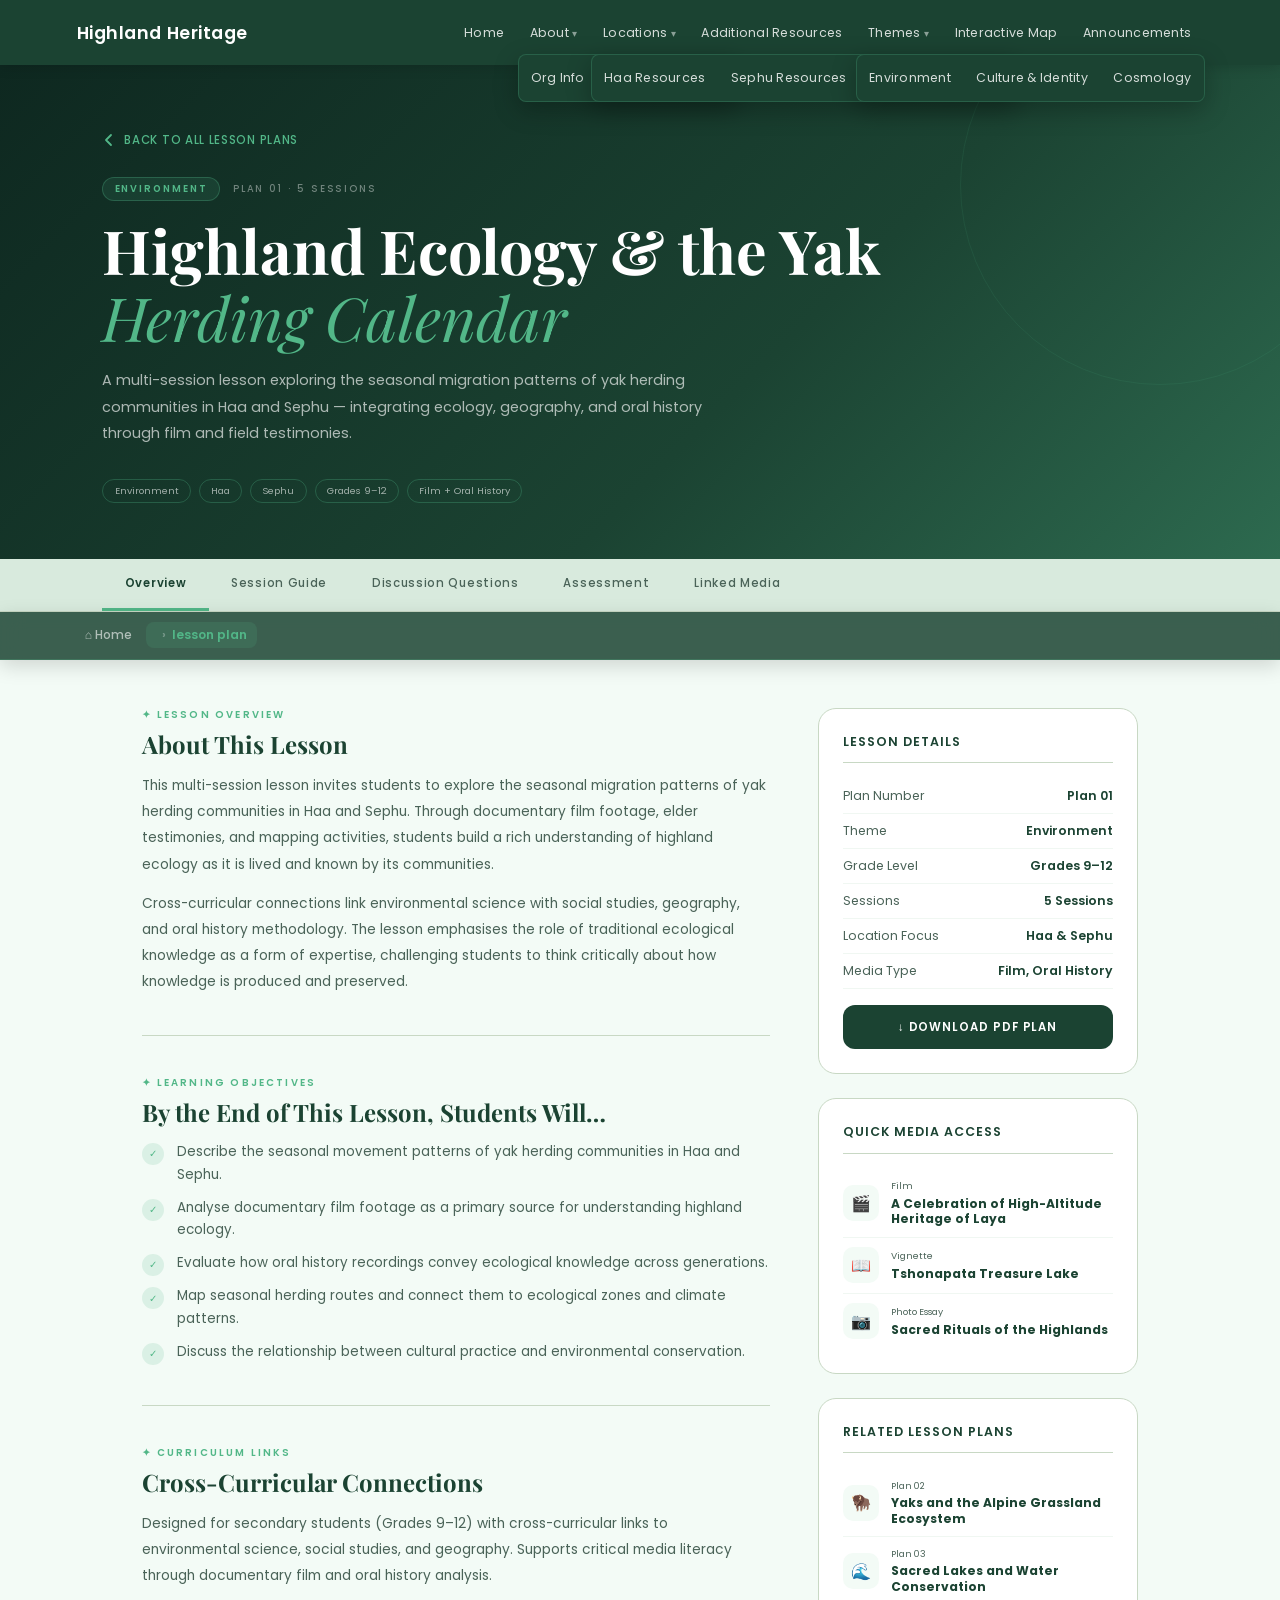
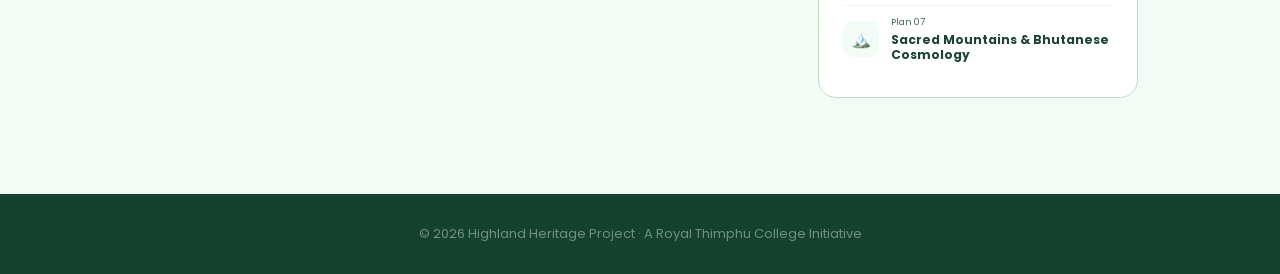
<file: lesson.html>
<!DOCTYPE html>
<html lang="en">
<head>
    <meta charset="UTF-8">
    <meta name="viewport" content="width=device-width, initial-scale=1.0">
    <title>Lesson Detail — Highland Heritage of Bhutan</title>
    <link href="https://fonts.googleapis.com/css2?family=Poppins:wght@300;400;500;600&family=Playfair+Display:ital,wght@0,400;0,700;1,400&display=swap" rel="stylesheet">
    <style>
    *, *::before, *::after { box-sizing: border-box; margin: 0; padding: 0; }

    :root {
        --green-dark:  #1b4332;
        --green-mid:   #2d6a4f;
        --green-soft:  #52b788;
        --green-pale:  #f3fbf6;
        --green-light: #d8eadd;
        --green-border:#c8d8c4;
        --text-dark:   #1b2e24;
        --text-mid:    #4a6358;
        --amber:       #c9941a;
        --amber-soft:  #fdf3dc;
    }

    body {
        font-family: 'Poppins', sans-serif;
        background: var(--green-pale);
        color: var(--text-dark);
        padding-top: 65px;
    }

    /* ── NAVBAR ── */
    .navbar {
        position: fixed; top: 0; left: 0; right: 0; z-index: 1000;
        background: var(--green-dark);
        display: flex; align-items: center; justify-content: space-between;
        padding: 0 6vw; height: 65px;
        box-shadow: 0 2px 12px rgba(0,0,0,0.15);
    }
    .logo { font-size: 1.1rem; font-weight: 600; color: #fff; letter-spacing: 0.03em; text-decoration: none; }
    .navbar nav ul { list-style: none; display: flex; align-items: center; gap: 0.1rem; }
    .navbar nav ul li { position: relative; }
    .navbar nav ul li a {
        display: block; padding: 0.5rem 0.75rem; font-size: 0.78rem;
        color: rgba(255,255,255,0.82); text-decoration: none;
        font-weight: 400; letter-spacing: 0.02em; transition: color 0.2s; white-space: nowrap;
    }
    .navbar nav ul li a:hover { color: var(--green-soft); }
    .navbar nav ul li.dropdown > a::after { content: ' ▾'; font-size: 0.6rem; opacity: 0.6; }
    .dropdown-menu {
        display: none; position: absolute; top: calc(100% + 4px); left: 0;
        background: var(--green-dark); border: 1px solid rgba(82,183,136,0.25);
        border-radius: 8px; min-width: 175px; padding: 0.4rem 0;
        box-shadow: 0 8px 24px rgba(0,0,0,0.25); z-index: 9999;
    }
    .dropdown-menu li a { padding: 0.5rem 1rem; font-size: 0.77rem; }
    .dropdown-menu li a:hover { background: rgba(82,183,136,0.15); color: var(--green-soft); }
    .dropdown:hover .dropdown-menu { display: block; }
    .btn-nav {
        background: var(--green-soft) !important; color: var(--green-dark) !important;
        border-radius: 100px; padding: 0.42rem 1rem !important;
        font-weight: 600 !important; font-size: 0.75rem !important;
    }

    /* ── HERO ── */
    .detail-hero {
        background: linear-gradient(135deg, #0e2820 0%, var(--green-dark) 60%, var(--green-mid) 100%);
        padding: 4rem 8% 3.5rem;
        position: relative; overflow: hidden;
    }
    .detail-hero::before {
        content: ''; position: absolute; top: -80px; right: -80px;
        width: 400px; height: 400px;
        border: 1px solid rgba(82,183,136,0.1); border-radius: 50%;
    }
    .hero-inner { position: relative; z-index: 1; max-width: 860px; }
    .back-link {
        display: inline-flex; align-items: center; gap: 0.5rem;
        font-size: 0.72rem; color: var(--green-soft); text-decoration: none;
        font-weight: 500; letter-spacing: 0.06em; text-transform: uppercase;
        margin-bottom: 1.8rem; transition: gap 0.2s;
    }
    .back-link:hover { gap: 0.85rem; }
    .hero-meta {
        display: flex; align-items: center; gap: 0.8rem; flex-wrap: wrap;
        margin-bottom: 1rem;
    }
    .hero-badge {
        font-size: 0.6rem; letter-spacing: 0.2em; text-transform: uppercase;
        color: var(--green-soft); font-weight: 600;
        background: rgba(82,183,136,0.12);
        border: 1px solid rgba(82,183,136,0.3);
        padding: 0.25rem 0.7rem; border-radius: 100px;
    }
    .hero-plan-num {
        font-size: 0.6rem; letter-spacing: 0.2em; text-transform: uppercase;
        color: rgba(255,255,255,0.4); font-weight: 500;
    }
    .detail-hero h1 {
        font-family: 'Playfair Display', serif;
        font-size: clamp(2.4rem, 5vw, 3.8rem);
        font-weight: 700; color: #fff; line-height: 1.1;
        margin-bottom: 1rem;
    }
    .detail-hero h1 em { font-style: italic; font-weight: 400; color: var(--green-soft); }
    .detail-hero p {
        font-size: 0.9rem; color: rgba(255,255,255,0.65);
        line-height: 1.85; max-width: 600px; margin-bottom: 2rem;
    }
    .hero-tags { display: flex; gap: 0.5rem; flex-wrap: wrap; }
    .hero-tag {
        font-size: 0.6rem; padding: 0.25rem 0.7rem;
        border: 1px solid rgba(82,183,136,0.3); border-radius: 100px;
        color: rgba(255,255,255,0.6);
    }

    /* ── LESSON SELECTOR TABS ── */
    .lesson-tabs {
        background: var(--green-light);
        border-bottom: 1px solid var(--green-border);
        padding: 0 8%;
        display: flex; gap: 0; overflow-x: auto;
        position: sticky; top: 65px; z-index: 100;
    }
    .lesson-tab {
        font-size: 0.72rem; font-weight: 500; letter-spacing: 0.06em;
        padding: 1rem 1.4rem; border: none; background: none;
        color: var(--text-mid); cursor: pointer; border-bottom: 3px solid transparent;
        transition: all 0.2s; white-space: nowrap; font-family: 'Poppins', sans-serif;
    }
    .lesson-tab:hover { color: var(--green-dark); }
    .lesson-tab.active {
        color: var(--green-dark); font-weight: 600;
        border-bottom-color: var(--green-soft);
    }

    /* ── MAIN LAYOUT ── */
    .detail-body {
        max-width: 1200px; margin: 0 auto;
        padding: 3rem 8% 6rem;
        display: grid; grid-template-columns: 1fr 320px;
        gap: 3rem; align-items: start;
    }
    @media (max-width: 900px) { .detail-body { grid-template-columns: 1fr; } }

    /* ── LEFT CONTENT ── */
    .lesson-content { min-width: 0; }

    /* Lesson panel (shown/hidden by tabs) */
    .lesson-panel { display: none; }
    .lesson-panel.active { display: block; animation: fadeUp 0.4s ease both; }

    @keyframes fadeUp {
        from { opacity: 0; transform: translateY(16px); }
        to   { opacity: 1; transform: translateY(0); }
    }

    .content-section { margin-bottom: 2.5rem; }
    .content-section h2 {
        font-family: 'Playfair Display', serif;
        font-size: 1.5rem; font-weight: 700; color: var(--green-dark);
        margin-bottom: 0.8rem;
    }
    .content-section p {
        font-size: 0.86rem; color: var(--text-mid); line-height: 1.9;
        margin-bottom: 0.8rem;
    }

    /* Objectives list */
    .objectives-list { list-style: none; display: flex; flex-direction: column; gap: 0.6rem; }
    .objectives-list li {
        display: flex; align-items: flex-start; gap: 0.8rem;
        font-size: 0.84rem; color: var(--text-mid); line-height: 1.7;
    }
    .obj-icon {
        width: 22px; height: 22px; border-radius: 50%;
        background: rgba(82,183,136,0.15); flex-shrink: 0;
        display: flex; align-items: center; justify-content: center;
        font-size: 0.65rem; color: var(--green-soft); margin-top: 2px;
    }

    /* Session cards */
    .sessions-list { display: flex; flex-direction: column; gap: 1rem; }
    .session-card {
        background: #fff; border: 1px solid var(--green-border);
        border-radius: 14px; padding: 1.4rem 1.6rem;
        display: grid; grid-template-columns: 52px 1fr;
        gap: 1rem; align-items: start;
        transition: box-shadow 0.2s, transform 0.2s;
    }
    .session-card:hover { box-shadow: 0 8px 28px rgba(27,67,50,0.09); transform: translateY(-2px); }
    .session-num {
        font-family: 'Playfair Display', serif;
        font-size: 1.8rem; font-weight: 700; color: var(--green-light);
        line-height: 1; text-align: center;
    }
    .session-info h4 {
        font-size: 0.9rem; font-weight: 600; color: var(--green-dark);
        margin-bottom: 0.35rem;
    }
    .session-info p { font-size: 0.78rem; color: var(--text-mid); line-height: 1.7; }
    .session-info .session-tags { display: flex; gap: 0.35rem; flex-wrap: wrap; margin-top: 0.5rem; }
    .session-info .session-tag {
        font-size: 0.58rem; padding: 0.15rem 0.5rem;
        border: 1px solid var(--green-border); border-radius: 100px; color: var(--text-mid);
    }

    /* Discussion questions */
    .questions-list { display: flex; flex-direction: column; gap: 0.9rem; }
    .question-item {
        background: #fff; border: 1px solid var(--green-border);
        border-left: 4px solid var(--green-soft);
        border-radius: 0 12px 12px 0;
        padding: 1rem 1.4rem;
    }
    .question-item p { font-size: 0.84rem; color: var(--text-mid); line-height: 1.75; }
    .question-item .q-num {
        font-size: 0.6rem; letter-spacing: 0.15em; text-transform: uppercase;
        color: var(--green-soft); font-weight: 600; margin-bottom: 0.3rem;
    }

    /* Assessment */
    .assessment-grid { display: grid; grid-template-columns: 1fr 1fr; gap: 1rem; }
    @media (max-width: 600px) { .assessment-grid { grid-template-columns: 1fr; } }
    .assessment-box {
        background: #fff; border: 1px solid var(--green-border);
        border-radius: 14px; padding: 1.3rem 1.4rem;
    }
    .assessment-box h4 { font-size: 0.82rem; font-weight: 600; color: var(--green-dark); margin-bottom: 0.4rem; }
    .assessment-box p { font-size: 0.77rem; color: var(--text-mid); line-height: 1.7; }

    /* Section divider */
    .sec-divider { border: none; border-top: 1px solid var(--green-border); margin: 2.5rem 0; }

    /* ── MEDIA RESOURCES PANEL ── */
    .media-panel-inner { display: flex; flex-direction: column; gap: 1.5rem; }

    .media-resource-card {
        background: #fff;
        border: 1px solid var(--green-border);
        border-radius: 18px; overflow: hidden;
        text-decoration: none; color: inherit;
        transition: transform 0.25s, box-shadow 0.25s;
        display: block;
    }
    .media-resource-card:hover {
        transform: translateY(-4px);
        box-shadow: 0 12px 36px rgba(27,67,50,0.12);
    }
    .mrc-thumb {
        height: 140px;
        background: linear-gradient(135deg, var(--green-dark), var(--green-mid));
        display: flex; align-items: center; justify-content: center;
        font-size: 2.5rem; position: relative;
    }
    .mrc-thumb .mrc-type-pill {
        position: absolute; bottom: 10px; left: 12px;
        font-size: 0.55rem; letter-spacing: 0.15em; text-transform: uppercase;
        color: #fff; font-weight: 600;
        background: rgba(0,0,0,0.4);
        border-radius: 100px; padding: 0.2rem 0.6rem;
        backdrop-filter: blur(4px);
    }
    .mrc-body { padding: 1.1rem 1.3rem; }
    .mrc-body h4 { font-size: 0.88rem; font-weight: 600; color: var(--green-dark); margin-bottom: 0.35rem; line-height: 1.35; }
    .mrc-body p { font-size: 0.74rem; color: var(--text-mid); line-height: 1.65; margin-bottom: 0.8rem; }
    .mrc-cta {
        font-size: 0.65rem; letter-spacing: 0.1em; text-transform: uppercase;
        color: var(--green-soft); font-weight: 600;
        display: inline-flex; align-items: center; gap: 0.4rem;
        transition: gap 0.2s;
    }
    .media-resource-card:hover .mrc-cta { gap: 0.7rem; }

    /* ── SIDEBAR ── */
    .sidebar { display: flex; flex-direction: column; gap: 1.5rem; }

    .sidebar-card {
        background: #fff; border: 1px solid var(--green-border);
        border-radius: 18px; padding: 1.5rem;
    }
    .sidebar-card h3 {
        font-size: 0.78rem; font-weight: 600; color: var(--green-dark);
        letter-spacing: 0.08em; text-transform: uppercase;
        margin-bottom: 1rem; padding-bottom: 0.7rem;
        border-bottom: 1px solid var(--green-border);
    }
    .info-row {
        display: flex; justify-content: space-between; align-items: flex-start;
        padding: 0.5rem 0; border-bottom: 1px solid #f0f7f2;
        font-size: 0.78rem;
    }
    .info-row:last-child { border-bottom: none; }
    .info-label { color: var(--text-mid); font-weight: 400; }
    .info-value { color: var(--green-dark); font-weight: 600; text-align: right; max-width: 55%; }

    .download-btn-full {
        display: flex; align-items: center; justify-content: center; gap: 0.5rem;
        background: var(--green-dark); color: #fff;
        padding: 0.85rem; border-radius: 12px;
        font-size: 0.72rem; font-weight: 600; letter-spacing: 0.08em; text-transform: uppercase;
        text-decoration: none; margin-top: 1rem;
        transition: background 0.2s, transform 0.2s;
    }
    .download-btn-full:hover { background: var(--green-mid); transform: translateY(-2px); }

    /* Related plans in sidebar */
    .related-plan {
        display: flex; align-items: center; gap: 0.8rem;
        padding: 0.6rem 0; border-bottom: 1px solid #f0f7f2;
        text-decoration: none; color: inherit;
        transition: padding-left 0.2s;
    }
    .related-plan:last-child { border-bottom: none; }
    .related-plan:hover { padding-left: 4px; }
    .rp-icon {
        width: 36px; height: 36px; border-radius: 10px;
        background: var(--green-pale);
        display: flex; align-items: center; justify-content: center;
        font-size: 1rem; flex-shrink: 0;
    }
    .rp-info { min-width: 0; }
    .rp-info span { display: block; font-size: 0.58rem; color: var(--text-mid); margin-bottom: 0.15rem; }
    .rp-info strong { display: block; font-size: 0.76rem; color: var(--green-dark); line-height: 1.3; }

    /* ── LESSON SWITCHER CARDS (visible per tab) ── */
    .eyebrow {
        font-size: 0.62rem; letter-spacing: 0.22em; text-transform: uppercase;
        color: var(--green-soft); font-weight: 600; margin-bottom: 0.4rem; display: block;
    }
    /* ── PREMIUM BREADCRUMB ── */
.breadcrumb-bar {
    position: sticky;
    top: 65px;
    z-index: 900;

    backdrop-filter: blur(12px);
    background: rgba(27, 67, 50, 0.85);

    border-bottom: 1px solid rgba(82, 183, 136, 0.25);

    padding: 0 6vw;
    display: flex;
    align-items: center;
    height: 48px;

    box-shadow: 0 6px 20px rgba(0,0,0,0.15);
}

/* breadcrumb list */
.breadcrumb-bar ol {
    list-style: none;
    display: flex;
    align-items: center;
    gap: 6px;
}

/* breadcrumb items */
.breadcrumb-bar ol li {
    display: flex;
    align-items: center;
    font-size: 0.75rem;
    font-weight: 500;
}

/* separator */
.breadcrumb-bar ol li + li::before {
    content: '›';
    margin: 0 6px;
    color: rgba(255,255,255,0.3);
}

/* links */
.breadcrumb-bar ol li a {
    color: rgba(255,255,255,0.6);
    text-decoration: none;
    padding: 4px 8px;
    border-radius: 6px;
    transition: all 0.25s ease;
}

/* hover effect */
.breadcrumb-bar ol li a:hover {
    color: #52b788;
    background: rgba(82,183,136,0.12);
}

/* current page */
.breadcrumb-bar ol li.bc-current {
    color: #52b788;
    font-weight: 600;
    padding: 4px 10px;
    background: rgba(82,183,136,0.15);
    border-radius: 8px;
}
    </style>
</head>
<body>

<!-- NAVBAR -->
<header class="navbar">
    <a href="index.html" class="logo">Highland Heritage</a>
    
    <nav>
        <ul>
            <li><a href="index.html">Home</a></li>
            <li class="dropdown">
                <a href="index.html#about-portal">About</a>
                <ul class="dropdown-menu">
                    <li><a href="index.html#about-portal">Org Info</a></li>
                    <li><a href="index.html#about-portal">Mission</a></li>
                    <li><a href="index.html#about-portal">Vision</a></li>
                </ul>
            </li>
            <li class="dropdown">
                <a href="#">Locations</a>
                <ul class="dropdown-menu">
                    <li><a href="haa-resources.html">Haa Resources</a></li>
                    <li><a href="sephu-resources.html">Sephu Resources</a></li>
                    <li><a href="thimphu-resources.html">Thimphu Resources</a></li>
                </ul>
            </li>
            <li><a href="index.html#additional-resources">Additional Resources</a></li>
            <li class="dropdown">
                <a href="#">Themes</a>
                <ul class="dropdown-menu">
                    <li><a href="index.html#theme-environment">Environment</a></li>
                    <li><a href="index.html#theme-culture">Culture &amp; Identity</a></li>
                    <li><a href="index.html#theme-cosmology">Cosmology</a></li>
                </ul>
            </li>
            <li><a href="index.html#interactive-map">Interactive Map</a></li>
            <li><a href="index.html#announcements">Announcements</a></li>
           
        </ul>
    </nav>
</header>


<!-- HERO -->
<section class="detail-hero" id="lessonHero">
    <div class="hero-inner">
        <a href="lesson-plans.html" class="back-link">
            <svg width="14" height="14" viewBox="0 0 14 14" fill="none">
                <path d="M9 2L4 7L9 12" stroke="currentColor" stroke-width="1.8" stroke-linecap="round" stroke-linejoin="round"/>
            </svg>
            Back to All Lesson Plans
        </a>
        <div class="hero-meta">
            <span class="hero-badge" id="heroBadgeTheme">Environment</span>
            <span class="hero-plan-num" id="heroPlanNum">Plan 01 · 5 Sessions</span>
        </div>
        <h1 id="heroTitle">Highland Ecology &amp; the Yak <em>Herding Calendar</em></h1>
        <p id="heroDesc">A multi-session lesson exploring the seasonal migration patterns of yak herding communities in Haa and Sephu — integrating ecology, geography, and oral history through film and field testimonies.</p>
        <div class="hero-tags" id="heroTags">
            <span class="hero-tag">Environment</span>
            <span class="hero-tag">Haa</span>
            <span class="hero-tag">Sephu</span>
            <span class="hero-tag">Grades 9–12</span>
            <span class="hero-tag">Film + Oral History</span>
        </div>
    </div>
</section>

<!-- LESSON TABS -->
<div class="lesson-tabs" id="lessonTabs">
    <button class="lesson-tab active" onclick="switchTab('overview')">Overview</button>
    <button class="lesson-tab" onclick="switchTab('sessions')">Session Guide</button>
    <button class="lesson-tab" onclick="switchTab('discussion')">Discussion Questions</button>
    <button class="lesson-tab" onclick="switchTab('assessment')">Assessment</button>
    <button class="lesson-tab" onclick="switchTab('media')">Linked Media</button>
</div>
<nav class="breadcrumb-bar" aria-label="Breadcrumb">
    <ol>
        <li><a href="index.html">⌂ Home</a></li>
        
        <li class="bc-current" id="bc-last">lesson plan</li>
    </ol>
</nav>

<!-- MAIN BODY -->
<div class="detail-body">

    <!-- LEFT: LESSON CONTENT -->
    <div class="lesson-content">

        <!-- OVERVIEW PANEL -->
        <div class="lesson-panel active" id="panel-overview">
            <div class="content-section">
                <span class="eyebrow">✦ LESSON OVERVIEW</span>
                <h2 id="overviewTitle">About This Lesson</h2>
                <p id="overviewBody1">This multi-session lesson invites students to explore the seasonal migration patterns of yak herding communities in Haa and Sephu. Through documentary film footage, elder testimonies, and mapping activities, students build a rich understanding of highland ecology as it is lived and known by its communities.</p>
                <p id="overviewBody2">Cross-curricular connections link environmental science with social studies, geography, and oral history methodology. The lesson emphasises the role of traditional ecological knowledge as a form of expertise, challenging students to think critically about how knowledge is produced and preserved.</p>
            </div>

            <hr class="sec-divider">

            <div class="content-section">
                <span class="eyebrow">✦ LEARNING OBJECTIVES</span>
                <h2>By the End of This Lesson, Students Will…</h2>
                <ul class="objectives-list" id="objectivesList">
                    <li><div class="obj-icon">✓</div> Describe the seasonal movement patterns of yak herding communities in Haa and Sephu.</li>
                    <li><div class="obj-icon">✓</div> Analyse documentary film footage as a primary source for understanding highland ecology.</li>
                    <li><div class="obj-icon">✓</div> Evaluate how oral history recordings convey ecological knowledge across generations.</li>
                    <li><div class="obj-icon">✓</div> Map seasonal herding routes and connect them to ecological zones and climate patterns.</li>
                    <li><div class="obj-icon">✓</div> Discuss the relationship between cultural practice and environmental conservation.</li>
                </ul>
            </div>

            <hr class="sec-divider">

            <div class="content-section">
                <span class="eyebrow">✦ CURRICULUM LINKS</span>
                <h2>Cross-Curricular Connections</h2>
                <p id="curriculumBody">This lesson is designed for secondary students (Grades 9–12) with cross-curricular links to environmental science, social studies, and geography. It supports critical media literacy through the analysis of documentary film and recorded oral histories. Teachers may adapt it as a standalone unit or integrate it into a broader cultural studies module.</p>
            </div>
        </div>

        <!-- SESSIONS PANEL -->
        <div class="lesson-panel" id="panel-sessions">
            <div class="content-section">
                <span class="eyebrow">✦ SESSION GUIDE</span>
                <h2>Session-by-Session Plan</h2>
                <p>Each session is approximately 60–75 minutes. Materials and media links are embedded in each session description.</p>
            </div>
            <div class="sessions-list" id="sessionsList">
                <!-- Populated by JS -->
            </div>
        </div>

        <!-- DISCUSSION PANEL -->
        <div class="lesson-panel" id="panel-discussion">
            <div class="content-section">
                <span class="eyebrow">✦ DISCUSSION QUESTIONS</span>
                <h2>Guided Discussion Questions</h2>
                <p>Use these questions to facilitate group discussion across sessions. Questions are sequenced from comprehension to critical analysis.</p>
            </div>
            <div class="questions-list" id="questionsList">
                <!-- Populated by JS -->
            </div>
        </div>

        <!-- ASSESSMENT PANEL -->
        <div class="lesson-panel" id="panel-assessment">
            <div class="content-section">
                <span class="eyebrow">✦ ASSESSMENT</span>
                <h2>Assessment Frameworks</h2>
                <p>Formative and summative assessment options — adaptable to your school's grading framework.</p>
            </div>
            <div class="assessment-grid" id="assessmentGrid">
                <!-- Populated by JS -->
            </div>
        </div>

        <!-- MEDIA PANEL -->
        <div class="lesson-panel" id="panel-media">
            <div class="content-section">
                <span class="eyebrow">✦ LINKED MEDIA</span>
                <h2>Media Resources for This Lesson</h2>
                <p>Each piece of media is directly referenced in the session guide. Click to access the full resource in the Highland Heritage archive.</p>
            </div>
            <div class="media-panel-inner" id="mediaList">
                <!-- Populated by JS -->
            </div>
        </div>

    </div>

    <!-- RIGHT: SIDEBAR -->
    <aside class="sidebar">

        <!-- Quick Info -->
        <div class="sidebar-card">
            <h3>Lesson Details</h3>
            <div class="info-row">
                <span class="info-label">Plan Number</span>
                <span class="info-value" id="sbPlanNum">Plan 01</span>
            </div>
            <div class="info-row">
                <span class="info-label">Theme</span>
                <span class="info-value" id="sbTheme">Environment</span>
            </div>
            <div class="info-row">
                <span class="info-label">Grade Level</span>
                <span class="info-value" id="sbGrade">Grades 9–12</span>
            </div>
            <div class="info-row">
                <span class="info-label">Sessions</span>
                <span class="info-value" id="sbSessions">5 Sessions</span>
            </div>
            <div class="info-row">
                <span class="info-label">Location Focus</span>
                <span class="info-value" id="sbLocation">Haa &amp; Sephu</span>
            </div>
            <div class="info-row">
                <span class="info-label">Media Type</span>
                <span class="info-value" id="sbMedia">Film, Oral History</span>
            </div>
            <a href="#" class="download-btn-full">↓ Download PDF Plan</a>
        </div>

        <!-- Media shortcuts -->
        <div class="sidebar-card">
            <h3>Quick Media Access</h3>
            <div id="sbMediaLinks">
                <!-- Populated by JS -->
            </div>
        </div>

        <!-- Related Plans -->
        <div class="sidebar-card">
            <h3>Related Lesson Plans</h3>
            <div id="relatedPlans">
                <!-- Populated by JS -->
            </div>
        </div>

    </aside>

</div><!-- /detail-body -->

<footer style="text-align:center;padding:30px;background:#14422e;color:rgba(255,255,255,0.4);font-size:13px;">
    <p>© 2026 Highland Heritage Project · A Royal Thimphu College Initiative</p>
</footer>

<script>
// ════════════════════════════════════════════
// LESSON DATA — one object per lesson plan
// ════════════════════════════════════════════
const lessons = {
    "1": {
        planNum: "Plan 01",
        theme: "Environment",
        grade: "Grades 9–12",
        sessions: "5 Sessions",
        location: "Haa & Sephu",
        mediaType: "Film, Oral History",
        title: `Highland Ecology &amp; the Yak <em>Herding Calendar</em>`,
        titlePlain: "Highland Ecology & the Yak Herding Calendar",
        desc: "A multi-session lesson exploring the seasonal migration patterns of yak herding communities in Haa and Sephu — integrating ecology, geography, and oral history through film and field testimonies.",
        tags: ["Environment", "Haa", "Sephu", "Grades 9–12", "Film + Oral History"],
        overview1: "This multi-session lesson invites students to explore the seasonal migration patterns of yak herding communities in Haa and Sephu. Through documentary film footage, elder testimonies, and mapping activities, students build a rich understanding of highland ecology as it is lived and known by its communities.",
        overview2: "Cross-curricular connections link environmental science with social studies, geography, and oral history methodology. The lesson emphasises the role of traditional ecological knowledge as a form of expertise, challenging students to think critically about how knowledge is produced and preserved.",
        curriculum: "Designed for secondary students (Grades 9–12) with cross-curricular links to environmental science, social studies, and geography. Supports critical media literacy through documentary film and oral history analysis.",
        objectives: [
            "Describe the seasonal movement patterns of yak herding communities in Haa and Sephu.",
            "Analyse documentary film footage as a primary source for understanding highland ecology.",
            "Evaluate how oral history recordings convey ecological knowledge across generations.",
            "Map seasonal herding routes and connect them to ecological zones and climate patterns.",
            "Discuss the relationship between cultural practice and environmental conservation."
        ],
        sessionsList: [
            { num: "01", title: "Introduction to Highland Ecology", desc: "Students watch the film 'A Celebration of High-Altitude Heritage' and discuss initial observations about the landscape, climate, and community.", tags: ["Film viewing", "Group discussion"] },
            { num: "02", title: "Mapping the Herding Calendar", desc: "Using maps and elder testimonies, students trace seasonal migration routes between summer and winter pastures across Haa and Sephu.", tags: ["Mapping activity", "Oral history"] },
            { num: "03", title: "The Yak as Ecological Keystone", desc: "Students examine the role of the yak in maintaining alpine grassland health — connecting animal husbandry to broader ecological processes.", tags: ["Research task", "Ecology"] },
            { num: "04", title: "Conservation Through Culture", desc: "Analysis of how traditional practices — sacred zones, seasonal restrictions — function as informal conservation strategies.", tags: ["Critical analysis", "Policy discussion"] },
            { num: "05", title: "Synthesis & Presentation", desc: "Student groups present their findings in a short 'documentary brief' — combining visual evidence, map work, and quoted oral history passages.", tags: ["Group presentation", "Assessment"] }
        ],
        discussionQuestions: [
            { num: "Q1", text: "What does the film reveal about the relationship between yak herders and the seasonal landscape? What surprised you?" },
            { num: "Q2", text: "How does the herding calendar reflect ecological knowledge? What does it tell us about how herders understand their environment?" },
            { num: "Q3", text: "In what ways do traditional practices — such as leaving certain pastures unused in summer — function as conservation strategies?" },
            { num: "Q4", text: "How does oral history differ from written history as a form of ecological knowledge? What are its strengths and limitations?" },
            { num: "Q5", text: "What challenges do highland herding communities face today? How might these be addressed while preserving cultural practices?" }
        ],
        assessments: [
            { title: "Herding Calendar Map", desc: "Students create an annotated map showing seasonal migration routes, ecological zones, and key cultural sites. Assessed on accuracy, annotation quality, and presentation." },
            { title: "Oral History Analysis", desc: "A short written reflection (300–400 words) analysing one elder testimony from the archive — identifying ecological knowledge embedded in the account." },
            { title: "Documentary Brief", desc: "Group presentation combining film evidence, map work, and oral history quotes into a 5-minute 'documentary brief' on highland ecology." },
            { title: "Comparative Essay", desc: "Optional extension: a 600-word essay comparing traditional ecological knowledge with a scientific ecology text on the same landscape." }
        ],
        media: [
            { type: "Film", icon: "🎬", title: "A Celebration of High-Altitude Heritage of Laya", desc: "The primary film resource for this lesson — 12:45 minutes documenting the Royal Highland Festival and yak herding life.", link: "film.html", cta: "Watch Film →" },
            { type: "Vignette", icon: "📖", title: "Tshonapata Treasure Lake", desc: "An ethnographic vignette on the sacred lake of Tshonapata — used in Session 4 on conservation and sacred geography.", link: "vignette.html", cta: "Read Vignette →" },
            { type: "Photo Essay", icon: "📷", title: "Sacred Rituals of the Highlands", desc: "Photo essay from Thimphu used as supplementary visual material in Session 1 for landscape and cultural context.", link: "photo-essay.html", cta: "View Essay →" }
        ],
        related: [
            { num: "02", icon: "🦬", title: "Yaks and the Alpine Grassland Ecosystem", id: "2" },
            { num: "03", icon: "🌊", title: "Sacred Lakes and Water Conservation", id: "3" },
            { num: "07", icon: "🏔️", title: "Sacred Mountains & Bhutanese Cosmology", id: "7" }
        ]
    },
    "2": {
        planNum: "Plan 02",
        theme: "Environment",
        grade: "Grades 8–10",
        sessions: "3 Sessions",
        location: "Sephu",
        mediaType: "Film, Oral History",
        title: "Yaks and the <em>Alpine Grassland Ecosystem</em>",
        titlePlain: "Yaks and the Alpine Grassland Ecosystem",
        desc: "An ecology-focused lesson examining the relationship between yak herding and alpine grassland health — using drone footage and herder interviews from Sephu as primary sources.",
        tags: ["Ecology", "Sephu", "Grades 8–10", "Drone Footage"],
        overview1: "This lesson centres on the ecological role of the yak in alpine grassland environments. Students examine drone footage from Sephu alongside herder interviews to understand how traditional animal husbandry shapes and sustains highland ecosystems.",
        overview2: "The lesson builds ecological literacy by connecting scientific concepts — grazing pressure, nutrient cycling, species diversity — to lived herding practice, showing how traditional knowledge and ecology science often align.",
        curriculum: "Designed for Grades 8–10 with links to biology, environmental science, and social studies. Suitable as a standalone ecology unit or as part of a broader study of highland land use.",
        objectives: [
            "Describe the ecological relationship between yaks and alpine grassland environments.",
            "Analyse drone footage and herder interviews as complementary sources of ecological knowledge.",
            "Identify the impact of grazing patterns on biodiversity and grassland health.",
            "Discuss how traditional herding practices support ecosystem sustainability.",
            "Evaluate the challenges facing alpine grasslands in the context of climate change."
        ],
        sessionsList: [
            { num: "01", title: "Alpine Grasslands — What Do We Know?", desc: "Introduction to alpine grassland ecosystems using aerial imagery and background reading. Students record initial knowledge and questions.", tags: ["Prior knowledge", "Map work"] },
            { num: "02", title: "Yaks as Ecosystem Engineers", desc: "Students analyse drone footage from Sephu and herder interview excerpts to examine how grazing patterns maintain grassland health.", tags: ["Film analysis", "Oral history"] },
            { num: "03", title: "Threats and Futures", desc: "Group discussion and research on climate change, overgrazing risk, and conservation strategies — including community-based approaches.", tags: ["Research", "Debate"] }
        ],
        discussionQuestions: [
            { num: "Q1", text: "What did the drone footage reveal about the grassland landscape that you couldn't learn from a photograph alone?" },
            { num: "Q2", text: "How do herders describe their relationship with the grasslands? What ecological knowledge is embedded in their accounts?" },
            { num: "Q3", text: "What is 'overgrazing' and how might it affect biodiversity? How do herders manage this risk?" },
            { num: "Q4", text: "How is climate change affecting alpine grasslands, and what strategies — traditional and scientific — exist to respond?" }
        ],
        assessments: [
            { title: "Ecosystem Diagram", desc: "Students create a labelled diagram showing the relationships between yaks, grassland plants, soil, and climate in the Sephu alpine zone." },
            { title: "Interview Analysis", desc: "A short written response (200–300 words) identifying ecological knowledge in one herder interview excerpt." },
            { title: "Conservation Proposal", desc: "Group task: design a short conservation proposal for Sephu's alpine grasslands, drawing on both traditional practice and scientific knowledge." }
        ],
        media: [
            { type: "Film", icon: "🎬", title: "A Celebration of High-Altitude Heritage of Laya", desc: "Used in Session 2 for drone footage of highland landscapes and herder community life.", link: "film.html", cta: "Watch Film →" },
            { type: "Vignette", icon: "📖", title: "Tshonapata Treasure Lake", desc: "Supplementary reading on the relationship between sacred geography and ecological protection.", link: "vignette.html", cta: "Read Vignette →" }
        ],
        related: [
            { num: "01", icon: "🌿", title: "Highland Ecology & the Yak Herding Calendar", id: "1" },
            { num: "03", icon: "🌊", title: "Sacred Lakes and Water Conservation", id: "3" }
        ]
    },
    "3": {
        planNum: "Plan 03",
        theme: "Environment",
        grade: "Grades 9–11",
        sessions: "2 Sessions",
        location: "Haa",
        mediaType: "Vignette, Photo Essay",
        title: "Sacred Lakes and <em>Water Conservation</em>",
        titlePlain: "Sacred Lakes and Water Conservation",
        desc: "Using the vignette on Tshonapata to explore how sacred site designation functions as a conservation strategy — connecting indigenous practice to environmental policy.",
        tags: ["Conservation", "Haa", "Grades 9–11", "Vignette"],
        overview1: "This lesson uses the ethnographic vignette on Tshonapata — the Treasure Lake of Haa — as a lens into how sacred site designation functions as an informal environmental conservation strategy.",
        overview2: "Students explore the intersection of Buddhist cosmology, community governance, and ecological protection, considering how indigenous frameworks for environmental care compare with formal policy approaches.",
        curriculum: "Designed for Grades 9–11 with links to environmental science, social studies, and religious studies. Pairs well with formal environmental policy units.",
        objectives: [
            "Describe the cultural and cosmological significance of Tshonapata for communities in Haa.",
            "Analyse how sacred site designation functions as a conservation strategy.",
            "Compare indigenous environmental governance with formal policy approaches.",
            "Evaluate the strengths and limitations of sacred site protection as a conservation method.",
            "Discuss the relationship between spiritual belief, community governance, and ecological health."
        ],
        sessionsList: [
            { num: "01", title: "Reading Tshonapata", desc: "Students read the vignette on Tshonapata and discuss the layers of significance — cosmological, ecological, and community — embedded in the lake.", tags: ["Close reading", "Discussion"] },
            { num: "02", title: "Sacred Sites as Conservation Tools", desc: "Comparative analysis: students examine Tshonapata alongside examples of sacred site conservation from other regions, evaluating effectiveness and limitations.", tags: ["Comparative analysis", "Policy discussion"] }
        ],
        discussionQuestions: [
            { num: "Q1", text: "What makes Tshonapata sacred? How is this different from a scientific designation of 'protected area'?" },
            { num: "Q2", text: "In what ways does the sacred status of the lake protect it ecologically? What are the mechanisms of this protection?" },
            { num: "Q3", text: "What are the limitations of sacred site conservation? What happens when community belief systems change?" },
            { num: "Q4", text: "How might formal environmental policy and indigenous sacred site practices be integrated to strengthen conservation?" }
        ],
        assessments: [
            { title: "Comparative Analysis", desc: "Students write a 400-word comparison between the sacred site protection of Tshonapata and a formal national park framework of their choice." },
            { title: "Policy Brief", desc: "Extension task: draft a short policy brief recommending how sacred site designations could be incorporated into Bhutan's environmental protection framework." }
        ],
        media: [
            { type: "Vignette", icon: "📖", title: "Tshonapata Treasure Lake", desc: "The core text for this lesson — an 8-minute ethnographic vignette on the sacred lake and its ecological significance.", link: "vignette.html", cta: "Read Vignette →" },
            { type: "Photo Essay", icon: "📷", title: "Sacred Rituals of the Highlands", desc: "Visual reference for the spiritual and ritual context surrounding sacred sites in highland Bhutan.", link: "photo-essay.html", cta: "View Essay →" }
        ],
        related: [
            { num: "01", icon: "🌿", title: "Highland Ecology & the Yak Herding Calendar", id: "1" },
            { num: "07", icon: "🏔️", title: "Sacred Mountains & Bhutanese Cosmology", id: "7" }
        ]
    },
    "4": {
        planNum: "Plan 04",
        theme: "Culture & Identity",
        grade: "Grades 9–12",
        sessions: "2 Sessions",
        location: "Thimphu",
        mediaType: "Photo Essay, Oral History",
        title: "Mask Dance &amp; Cultural Identity at <em>Thimphu Tshechu</em>",
        titlePlain: "Mask Dance & Cultural Identity at Thimphu Tshechu",
        desc: "Using photo essays and oral history recordings from Thimphu to explore how festival culture carries and transmits collective identity across generations.",
        tags: ["Culture", "Thimphu", "Grades 9–12", "Photo Essay"],
        overview1: "This lesson explores the Thimphu Tshechu — Bhutan's most celebrated festival — as a vehicle for cultural identity transmission. Through photo essays and oral history recordings, students examine how mask dances function as living repositories of Buddhist narrative, community memory, and cultural belonging.",
        overview2: "Students are invited to consider how festivals create shared identity, and how this transmission changes over time as communities urbanise and engage with modernity.",
        curriculum: "Designed for Grades 9–12 with links to cultural studies, religious studies, and oral history methodology. Suitable for a unit on intangible cultural heritage.",
        objectives: [
            "Describe the cultural significance of the Thimphu Tshechu and the mask dances performed within it.",
            "Analyse photo essay imagery as a primary source for understanding festival culture.",
            "Evaluate how oral history recordings from festival participants reveal processes of identity transmission.",
            "Discuss the challenges of preserving intangible cultural heritage in modernising societies.",
            "Connect festival culture to broader themes of community, belonging, and collective memory."
        ],
        sessionsList: [
            { num: "01", title: "Reading the Mask Dance", desc: "Students examine photo essay images from Thimphu Tshechu and discuss what the masks, costumes, and gestures communicate about Buddhist narrative and identity.", tags: ["Photo analysis", "Group discussion"] },
            { num: "02", title: "Voices from the Festival", desc: "Students listen to oral history recordings from festival participants — dancers, monks, and elders — and analyse how they describe the festival's cultural role.", tags: ["Oral history analysis", "Reflection writing"] }
        ],
        discussionQuestions: [
            { num: "Q1", text: "What do the mask dance costumes and gestures communicate? What knowledge do you need to 'read' them?" },
            { num: "Q2", text: "How do festival participants describe the Tshechu's importance? What do their accounts reveal about cultural identity?" },
            { num: "Q3", text: "How does a festival 'transmit' culture? What is lost or changed when festivals are adapted for tourism or media?" },
            { num: "Q4", text: "What challenges face the preservation of mask dance traditions? Who is responsible for their continuation?" }
        ],
        assessments: [
            { title: "Image Analysis", desc: "Students write a 300-word close analysis of one photograph from the photo essay, identifying what it reveals about cultural identity and festival meaning." },
            { title: "Oral History Reflection", desc: "A short reflective response (250 words) on one oral history excerpt — identifying how the speaker constructs cultural identity through their account." }
        ],
        media: [
            { type: "Photo Essay", icon: "📷", title: "Sacred Rituals of the Highlands", desc: "The primary visual resource for this lesson — 24 photographs documenting the Thimphu Tshechu mask dances and festival atmosphere.", link: "photo-essay.html", cta: "View Essay →" },
            { type: "Film", icon: "🎬", title: "A Celebration of High-Altitude Heritage of Laya", desc: "Supplementary film showing community festival culture in a highland context — used for comparative discussion.", link: "film.html", cta: "Watch Film →" }
        ],
        related: [
            { num: "05", icon: "🪡", title: "Kira Weaving and Women's Knowledge Transmission", id: "5" },
            { num: "06", icon: "🎙️", title: "Oral Histories as Primary Sources", id: "6" }
        ]
    },
    "5": {
        planNum: "Plan 05",
        theme: "Culture & Identity",
        grade: "Grades 10–12",
        sessions: "2 Sessions",
        location: "Thimphu",
        mediaType: "Photo Essay, Oral History",
        title: "Kira Weaving and <em>Women's Knowledge Transmission</em>",
        titlePlain: "Kira Weaving and Women's Knowledge Transmission",
        desc: "Examining the symbolic vocabulary of Kira textiles from Thimphu and how weaving functions as a vehicle for cultural knowledge, identity, and intergenerational learning.",
        tags: ["Gender & Knowledge", "Thimphu", "Grades 10–12", "Textiles"],
        overview1: "This lesson examines the Kira — the traditional woven dress worn by Bhutanese women — not merely as a garment but as a living text encoding cultural meaning, family lineage, and ecological knowledge. Students study the symbolic vocabulary of textile patterns alongside oral history recordings of master weavers.",
        overview2: "A central theme is how weaving functions as a practice of women's knowledge transmission — a form of education that operates outside formal institutions, sustaining cultural continuity across generations.",
        curriculum: "Designed for Grades 10–12 with links to gender studies, cultural studies, and oral history methodology. Well-suited to units on intangible cultural heritage and knowledge systems.",
        objectives: [
            "Identify and describe the symbolic vocabulary embedded in Kira textile patterns.",
            "Analyse weaving as a practice of intergenerational cultural knowledge transmission.",
            "Evaluate oral history accounts of master weavers as primary sources of cultural knowledge.",
            "Discuss the gendered dimensions of knowledge transmission in Bhutanese highland culture.",
            "Connect textile practice to broader debates about intangible cultural heritage and its preservation."
        ],
        sessionsList: [
            { num: "01", title: "Reading the Kira", desc: "Students examine photographic documentation of Kira textiles and learn to identify key pattern elements — their names, meanings, and regional origins.", tags: ["Visual analysis", "Pattern study"] },
            { num: "02", title: "Weavers' Voices", desc: "Students listen to oral history recordings of master weavers from Thimphu and discuss how they describe the transmission of weaving knowledge — from mother to daughter, elder to apprentice.", tags: ["Oral history", "Discussion"] }
        ],
        discussionQuestions: [
            { num: "Q1", text: "What information is encoded in the patterns of a Kira? What knowledge do you need to interpret them?" },
            { num: "Q2", text: "How do weavers describe the process of learning? What does their account tell us about how cultural knowledge is transmitted outside schools?" },
            { num: "Q3", text: "What is at stake if weaving knowledge is lost? Who is responsible for its preservation?" },
            { num: "Q4", text: "How does the gendered nature of weaving knowledge affect its status and preservation? What parallels exist in other cultures?" }
        ],
        assessments: [
            { title: "Pattern Analysis", desc: "Students annotate a photograph of a Kira, identifying and interpreting key pattern elements using knowledge gained in Session 1." },
            { title: "Knowledge Transmission Essay", desc: "A 400-word essay examining how weaving functions as a vehicle for cultural knowledge transmission, drawing on oral history evidence." }
        ],
        media: [
            { type: "Photo Essay", icon: "📷", title: "Sacred Rituals of the Highlands", desc: "Visual documentation from Thimphu providing cultural context for Bhutanese textile traditions and ceremonial dress.", link: "photo-essay.html", cta: "View Essay →" },
            { type: "Film", icon: "🎬", title: "A Celebration of High-Altitude Heritage of Laya", desc: "Supplementary footage showing highland dress and textile culture in a festival context.", link: "film.html", cta: "Watch Film →" }
        ],
        related: [
            { num: "04", icon: "🎭", title: "Mask Dance & Cultural Identity at Thimphu Tshechu", id: "4" },
            { num: "06", icon: "🎙️", title: "Oral Histories as Primary Sources", id: "6" }
        ]
    },
    "6": {
        planNum: "Plan 06",
        theme: "Oral Tradition",
        grade: "Grades 10–12",
        sessions: "2 Sessions",
        location: "Haa, Sephu, Thimphu",
        mediaType: "Oral History, Film",
        title: "Oral Histories as <em>Primary Sources</em>",
        titlePlain: "Oral Histories as Primary Sources",
        desc: "A methodology lesson on using oral histories in research — built around recordings of elder herders and ritual specialists from the Highland Heritage archive.",
        tags: ["Research Skills", "Oral Tradition", "Grades 10–12", "Methodology"],
        overview1: "This methodology lesson introduces students to oral history as an academic discipline and as a primary source for cultural research. Using recordings from the Highland Heritage archive — elder herders from Haa and Sephu, and ritual specialists from Thimphu — students practise the skills of listening, transcription, and analysis.",
        overview2: "The lesson challenges students to think critically about what oral history can and cannot tell us, and how it relates to other forms of evidence — documentary, photographic, and scientific.",
        curriculum: "Designed for Grades 10–12 with cross-curricular links to social studies, history, and research methodology. Ideal for students engaged in fieldwork or independent research projects.",
        objectives: [
            "Define oral history and explain its role as a primary source in cultural research.",
            "Practise active listening and basic transcription skills using archive recordings.",
            "Identify key themes, narrative strategies, and knowledge claims in oral history accounts.",
            "Evaluate the strengths and limitations of oral history as historical evidence.",
            "Apply oral history methodology to design a simple research question and interview framework."
        ],
        sessionsList: [
            { num: "01", title: "What Is Oral History?", desc: "Introduction to oral history as a discipline — its history, methodology, and ethical dimensions. Students practise active listening with a short archive excerpt.", tags: ["Introduction", "Listening practice"] },
            { num: "02", title: "From Listening to Analysis", desc: "Students analyse a longer oral history recording, practise transcription, identify key themes, and develop their own research question for a hypothetical follow-up interview.", tags: ["Analysis", "Research design"] }
        ],
        discussionQuestions: [
            { num: "Q1", text: "What is the difference between an oral history and an anecdote? What makes an account 'historical'?" },
            { num: "Q2", text: "What are the ethical responsibilities of an oral historian? How should recordings be stored and used?" },
            { num: "Q3", text: "What can oral history tell us that written records cannot? What are its limitations?" },
            { num: "Q4", text: "How might the relationship between interviewer and narrator affect what is said — and what is left out?" }
        ],
        assessments: [
            { title: "Transcription Exercise", desc: "Students transcribe a 3-minute excerpt from an archive recording and annotate it with observations about content, language, and meaning." },
            { title: "Analytical Response", desc: "A 350-word written analysis of one oral history recording, identifying the narrator's key claims, narrative strategies, and the types of knowledge embedded in their account." },
            { title: "Research Design", desc: "Students design a simple oral history research question and a 5-question interview guide for a hypothetical highland community research project." }
        ],
        media: [
            { type: "Film", icon: "🎬", title: "A Celebration of High-Altitude Heritage of Laya", desc: "Contains embedded oral testimony sequences used as listening practice material in Session 1.", link: "film.html", cta: "Watch Film →" },
            { type: "Vignette", icon: "📖", title: "Tshonapata Treasure Lake", desc: "An oral-history-informed vignette — used in Session 2 to model how oral accounts are woven into ethnographic writing.", link: "vignette.html", cta: "Read Vignette →" },
            { type: "Photo Essay", icon: "📷", title: "Sacred Rituals of the Highlands", desc: "Visual context for the communities whose oral histories appear in the archive.", link: "photo-essay.html", cta: "View Essay →" }
        ],
        related: [
            { num: "04", icon: "🎭", title: "Mask Dance & Cultural Identity at Thimphu Tshechu", id: "4" },
            { num: "01", icon: "🌿", title: "Highland Ecology & the Yak Herding Calendar", id: "1" }
        ]
    },
    "7": {
        planNum: "Plan 07",
        theme: "Cosmology",
        grade: "Grades 9–12",
        sessions: "3 Sessions",
        location: "Haa, Sephu",
        mediaType: "Film, Vignette, Photo Essay",
        title: "Sacred Mountains &amp; <em>Bhutanese Cosmology</em>",
        titlePlain: "Sacred Mountains & Bhutanese Cosmology",
        desc: "Introducing students to the cosmological worldview of highland Bhutan — the role of mountain spirits, sacred geography, and Buddhist frameworks in shaping everyday life and ritual practice.",
        tags: ["Cosmology", "Buddhism", "Grades 9–12", "Sacred Geography"],
        overview1: "This lesson introduces students to the cosmological worldview of highland Bhutan — a landscape in which mountains are not merely geological formations but inhabited spiritual presences, each with its own history, personality, and relationship to the communities below.",
        overview2: "Drawing on film, vignette, and photo essay resources, students explore how Buddhist and animist frameworks interweave in highland Bhutanese life, shaping ritual practice, land use, and community identity.",
        curriculum: "Designed for Grades 9–12 with links to religious studies, cultural studies, and geography. Suitable for units on world religions, sacred geography, or environmental humanities.",
        objectives: [
            "Describe the key features of the Bhutanese highland cosmological worldview.",
            "Identify how sacred geography shapes land use, ritual practice, and community identity.",
            "Analyse the relationship between Buddhist and animist frameworks in highland Bhutan.",
            "Evaluate how documentary media represents cosmological belief systems.",
            "Discuss the relevance of cosmological frameworks to contemporary environmental and social issues."
        ],
        sessionsList: [
            { num: "01", title: "Sacred Geography — Reading the Landscape", desc: "Students examine film and photo essay resources to identify how the highland landscape is coded as sacred — mountains, lakes, passes, and stones.", tags: ["Film viewing", "Visual analysis"] },
            { num: "02", title: "Buddhist and Animist Frameworks", desc: "Introduction to the cosmological frameworks shaping highland Bhutanese life — including mountain spirits (nyen), protective deities (yul lha), and Buddhist hierarchies.", tags: ["Conceptual introduction", "Discussion"] },
            { num: "03", title: "Living Cosmology", desc: "Students explore how cosmological beliefs shape everyday practice — from route choices to ritual offerings — using the Tshonapata vignette as a case study.", tags: ["Case study", "Reflection"] }
        ],
        discussionQuestions: [
            { num: "Q1", text: "How does the highland landscape 'look different' when understood through a cosmological framework? What do you notice that you might otherwise overlook?" },
            { num: "Q2", text: "How do Buddhist and animist beliefs coexist in highland Bhutanese life? Are there tensions between them?" },
            { num: "Q3", text: "How does the sacred status of mountains and lakes shape how communities use and protect the landscape?" },
            { num: "Q4", text: "What happens to cosmological frameworks when communities urbanise and engage with modernity? What is lost or transformed?" }
        ],
        assessments: [
            { title: "Cosmological Map", desc: "Students create an annotated map of a highland Bhutanese landscape, marking sacred sites, spiritual presences, and ritual routes identified from course materials." },
            { title: "Analytical Essay", desc: "A 400-word essay examining how a specific cosmological belief shapes land use or community practice in highland Bhutan, using evidence from the course materials." },
            { title: "Reflective Journal", desc: "A short reflective piece (200 words) responding to the question: what would it mean to 'see' the landscape the way highland Bhutanese communities do?" }
        ],
        media: [
            { type: "Film", icon: "🎬", title: "A Celebration of High-Altitude Heritage of Laya", desc: "Primary film resource — contains landscape sequences and community testimony relevant to sacred geography.", link: "film.html", cta: "Watch Film →" },
            { type: "Vignette", icon: "📖", title: "Tshonapata Treasure Lake", desc: "Core case study for Session 3 — an ethnographic vignette on a sacred lake and its cosmological significance.", link: "vignette.html", cta: "Read Vignette →" },
            { type: "Photo Essay", icon: "📷", title: "Sacred Rituals of the Highlands", desc: "Visual documentation of ritual practice and sacred landscape in Thimphu — used across all three sessions.", link: "photo-essay.html", cta: "View Essay →" }
        ],
        related: [
            { num: "08", icon: "🕯️", title: "Prayer Flags, Butter Lamps & Daily Devotion", id: "8" },
            { num: "03", icon: "🌊", title: "Sacred Lakes and Water Conservation", id: "3" }
        ]
    },
    "8": {
        planNum: "Plan 08",
        theme: "Cosmology",
        grade: "Grades 8–10",
        sessions: "2 Sessions",
        location: "Haa, Thimphu",
        mediaType: "Photo Essay, Vignette",
        title: "Prayer Flags, Butter Lamps &amp; <em>Daily Devotion</em>",
        titlePlain: "Prayer Flags, Butter Lamps & Daily Devotion",
        desc: "A lesson examining how everyday ritual objects — prayer flags, butter lamps, incense — function as cosmological markers in highland Bhutan, using photo essays from Haa and Thimphu.",
        tags: ["Ritual", "Haa", "Thimphu", "Grades 8–10", "Material Culture"],
        overview1: "This lesson focuses on the material culture of everyday Buddhist devotion in highland Bhutan — the prayer flags that mark high passes, the butter lamps lit in household shrines, the incense smoke rising through temple courtyards.",
        overview2: "Students learn to 'read' these objects as cosmological markers — each encoding theological meaning, community memory, and daily acts of orientation toward the sacred — using photo essay documentation from Haa and Thimphu.",
        curriculum: "Designed for Grades 8–10 with links to religious studies and cultural studies. Suitable as an introductory unit on material religion and everyday ritual practice.",
        objectives: [
            "Identify key ritual objects of everyday Bhutanese Buddhist devotion — prayer flags, butter lamps, mani stones, incense.",
            "Describe the cosmological meanings encoded in these objects and their placement in the landscape.",
            "Analyse photo essay images as documentation of everyday religious practice.",
            "Discuss how material objects function as 'cosmological markers' in highland Bhutanese life.",
            "Reflect on how everyday ritual practice connects individual, community, and cosmos."
        ],
        sessionsList: [
            { num: "01", title: "Objects of Devotion", desc: "Students examine photo essay images from Haa and Thimphu, identifying and cataloguing everyday ritual objects and discussing what they communicate about cosmological belief.", tags: ["Visual analysis", "Discussion"] },
            { num: "02", title: "Reading the Landscape of Devotion", desc: "Students map the placement of ritual objects across a highland landscape — considering how prayer flags at passes, mani stones at crossroads, and butter lamps in shrines create a devotional geography.", tags: ["Mapping", "Conceptual synthesis"] }
        ],
        discussionQuestions: [
            { num: "Q1", text: "What ritual objects appear in the photographs? What do you notice about where they are placed and how they are made?" },
            { num: "Q2", text: "What does a prayer flag 'do'? What does its placement at a mountain pass communicate about how the landscape is understood?" },
            { num: "Q3", text: "How do everyday objects like butter lamps connect individual devotion to a larger cosmological system?" },
            { num: "Q4", text: "What would change in the landscape if these objects were removed? What would be lost beyond the objects themselves?" }
        ],
        assessments: [
            { title: "Object Study", desc: "Students produce a short annotated study of one ritual object — identifying its name, material, placement, and cosmological meaning using photo essay evidence." },
            { title: "Devotional Geography Map", desc: "Students create a 'devotional geography' map of a highland Bhutanese landscape, plotting the placement and meaning of ritual objects across a community space." }
        ],
        media: [
            { type: "Photo Essay", icon: "📷", title: "Sacred Rituals of the Highlands", desc: "The primary resource for this lesson — 24 photographs documenting ritual objects, ceremonial spaces, and everyday devotional practice in Thimphu.", link: "photo-essay.html", cta: "View Essay →" },
            { type: "Vignette", icon: "📖", title: "Tshonapata Treasure Lake", desc: "Supplementary reading showing how ritual objects and sacred geography interweave in a specific Haa community site.", link: "vignette.html", cta: "Read Vignette →" }
        ],
        related: [
            { num: "07", icon: "🏔️", title: "Sacred Mountains & Bhutanese Cosmology", id: "7" },
            { num: "04", icon: "🎭", title: "Mask Dance & Cultural Identity at Thimphu Tshechu", id: "4" }
        ]
    }
};

// ════════════════════════════════════════════
// LOAD LESSON FROM URL PARAM
// ════════════════════════════════════════════
function getLessonId() {
    const params = new URLSearchParams(window.location.search);
    return params.get('plan') || '1';
}

function loadLesson(id) {
    const l = lessons[id] || lessons['1'];

    // Hero
    document.getElementById('heroBadgeTheme').textContent = l.theme;
    document.getElementById('heroPlanNum').textContent = `${l.planNum} · ${l.sessions}`;
    document.getElementById('heroTitle').innerHTML = l.title;
    document.getElementById('heroDesc').textContent = l.desc;
    const tagsEl = document.getElementById('heroTags');
    tagsEl.innerHTML = l.tags.map(t => `<span class="hero-tag">${t}</span>`).join('');

    // Overview
    document.getElementById('overviewTitle').textContent = `About This Lesson`;
    document.getElementById('overviewBody1').textContent = l.overview1;
    document.getElementById('overviewBody2').textContent = l.overview2;
    document.getElementById('curriculumBody').textContent = l.curriculum;
    document.getElementById('objectivesList').innerHTML = l.objectives.map(o =>
        `<li><div class="obj-icon">✓</div>${o}</li>`
    ).join('');

    // Sessions
    document.getElementById('sessionsList').innerHTML = l.sessionsList.map(s =>
        `<div class="session-card">
            <div class="session-num">${s.num}</div>
            <div class="session-info">
                <h4>${s.title}</h4>
                <p>${s.desc}</p>
                <div class="session-tags">${s.tags.map(t => `<span class="session-tag">${t}</span>`).join('')}</div>
            </div>
        </div>`
    ).join('');

    // Discussion
    document.getElementById('questionsList').innerHTML = l.discussionQuestions.map(q =>
        `<div class="question-item">
            <p class="q-num">${q.num}</p>
            <p>${q.text}</p>
        </div>`
    ).join('');

    // Assessment
    document.getElementById('assessmentGrid').innerHTML = l.assessments.map(a =>
        `<div class="assessment-box">
            <h4>${a.title}</h4>
            <p>${a.desc}</p>
        </div>`
    ).join('');

    // Media panel
    document.getElementById('mediaList').innerHTML = l.media.map(m =>
        `<a href="${m.link}" class="media-resource-card">
            <div class="mrc-thumb">${m.icon}<span class="mrc-type-pill">${m.type}</span></div>
            <div class="mrc-body">
                <h4>${m.title}</h4>
                <p>${m.desc}</p>
                <span class="mrc-cta">${m.cta} <svg width="12" height="12" viewBox="0 0 12 12" fill="none"><path d="M2 6H10M10 6L7 3M10 6L7 9" stroke="currentColor" stroke-width="1.5" stroke-linecap="round" stroke-linejoin="round"/></svg></span>
            </div>
        </a>`
    ).join('');

    // Sidebar
    document.getElementById('sbPlanNum').textContent = l.planNum;
    document.getElementById('sbTheme').textContent = l.theme;
    document.getElementById('sbGrade').textContent = l.grade;
    document.getElementById('sbSessions').textContent = l.sessions;
    document.getElementById('sbLocation').textContent = l.location;
    document.getElementById('sbMedia').textContent = l.mediaType;

    // Sidebar media shortcuts
    document.getElementById('sbMediaLinks').innerHTML = l.media.map(m =>
        `<a href="${m.link}" class="related-plan">
            <div class="rp-icon">${m.icon}</div>
            <div class="rp-info">
                <span>${m.type}</span>
                <strong>${m.title}</strong>
            </div>
        </a>`
    ).join('');

    // Related plans
    document.getElementById('relatedPlans').innerHTML = l.related.map(r =>
        `<a href="lesson-detail.html?plan=${r.id}" class="related-plan">
            <div class="rp-icon">${r.icon}</div>
            <div class="rp-info">
                <span>Plan ${r.num}</span>
                <strong>${r.title}</strong>
            </div>
        </a>`
    ).join('');
}

// ════════════════════════════════════════════
// TAB SWITCHER
// ════════════════════════════════════════════
function switchTab(name) {
    document.querySelectorAll('.lesson-tab').forEach(t => t.classList.remove('active'));
    document.querySelectorAll('.lesson-panel').forEach(p => p.classList.remove('active'));
    document.querySelector(`.lesson-tab[onclick="switchTab('${name}')"]`).classList.add('active');
    document.getElementById(`panel-${name}`).classList.add('active');
}

// Init
loadLesson(getLessonId());
</script>

</body>
</html>
</file>
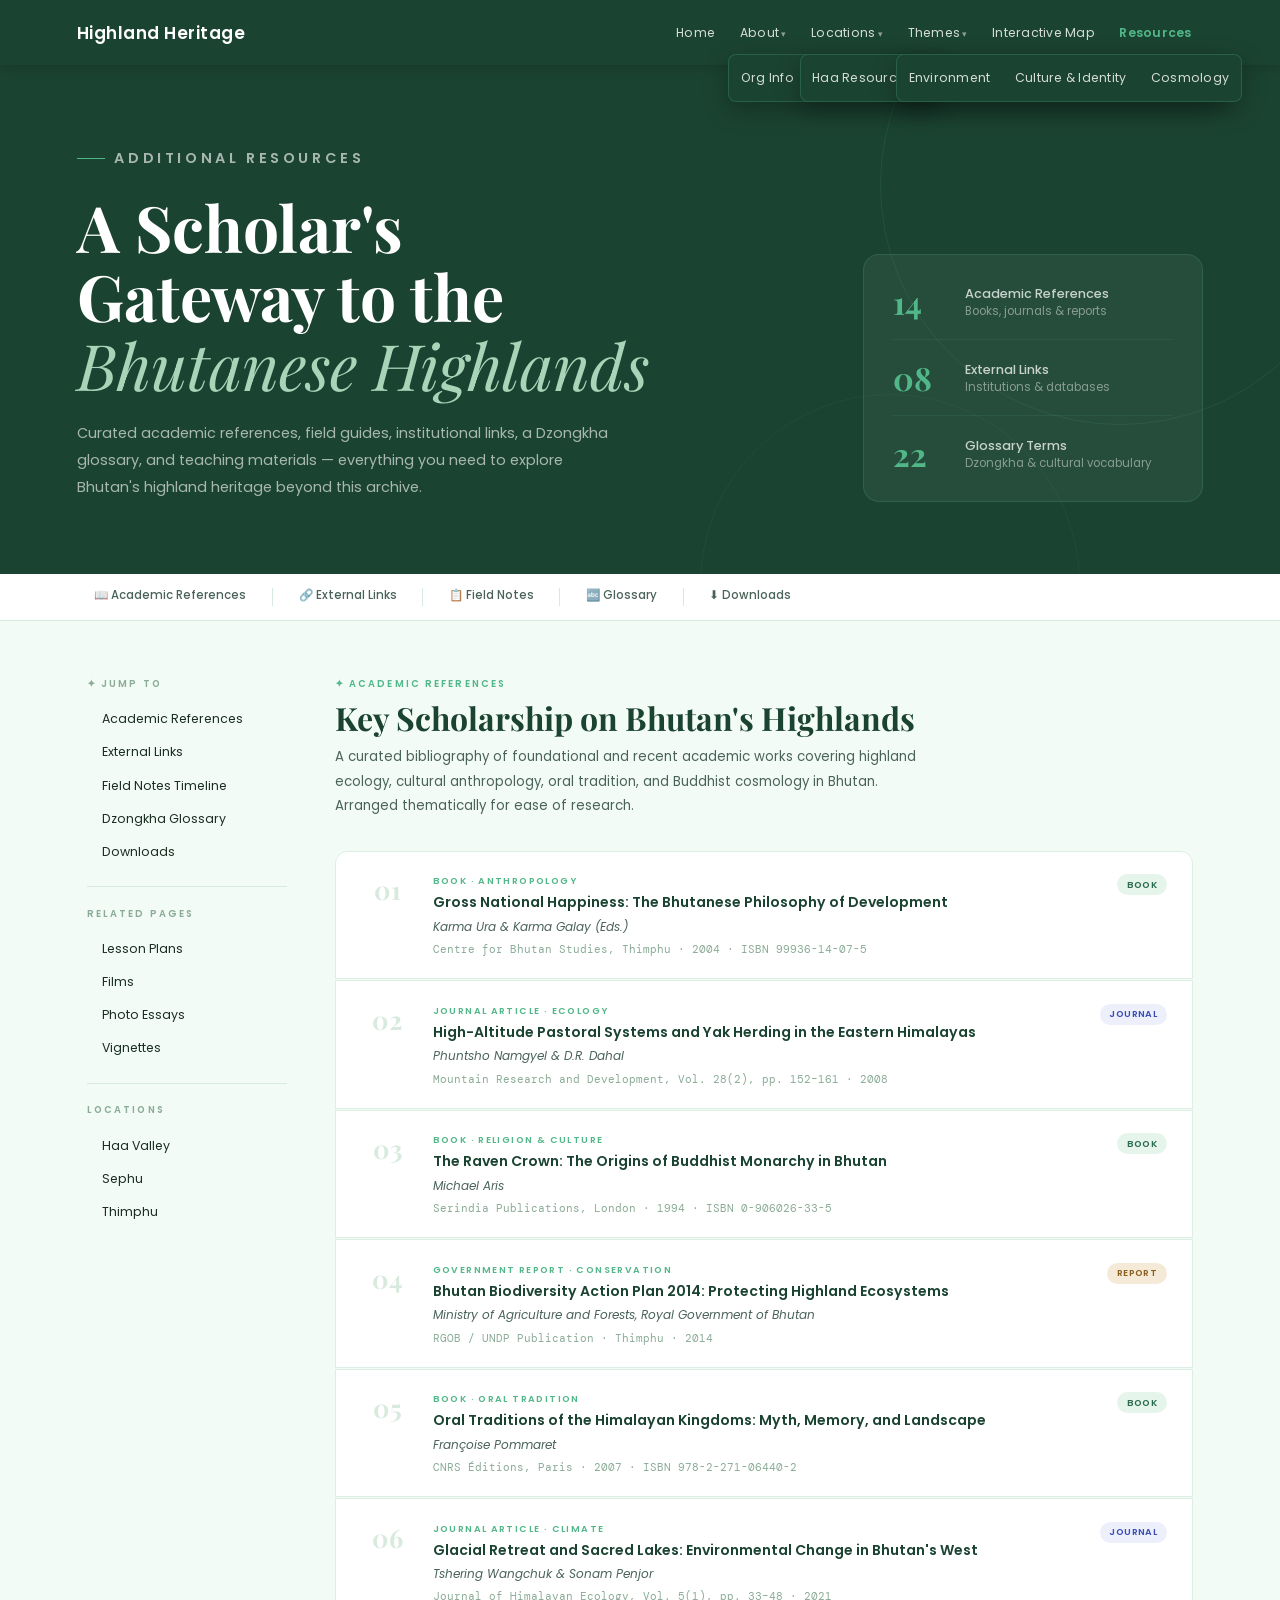
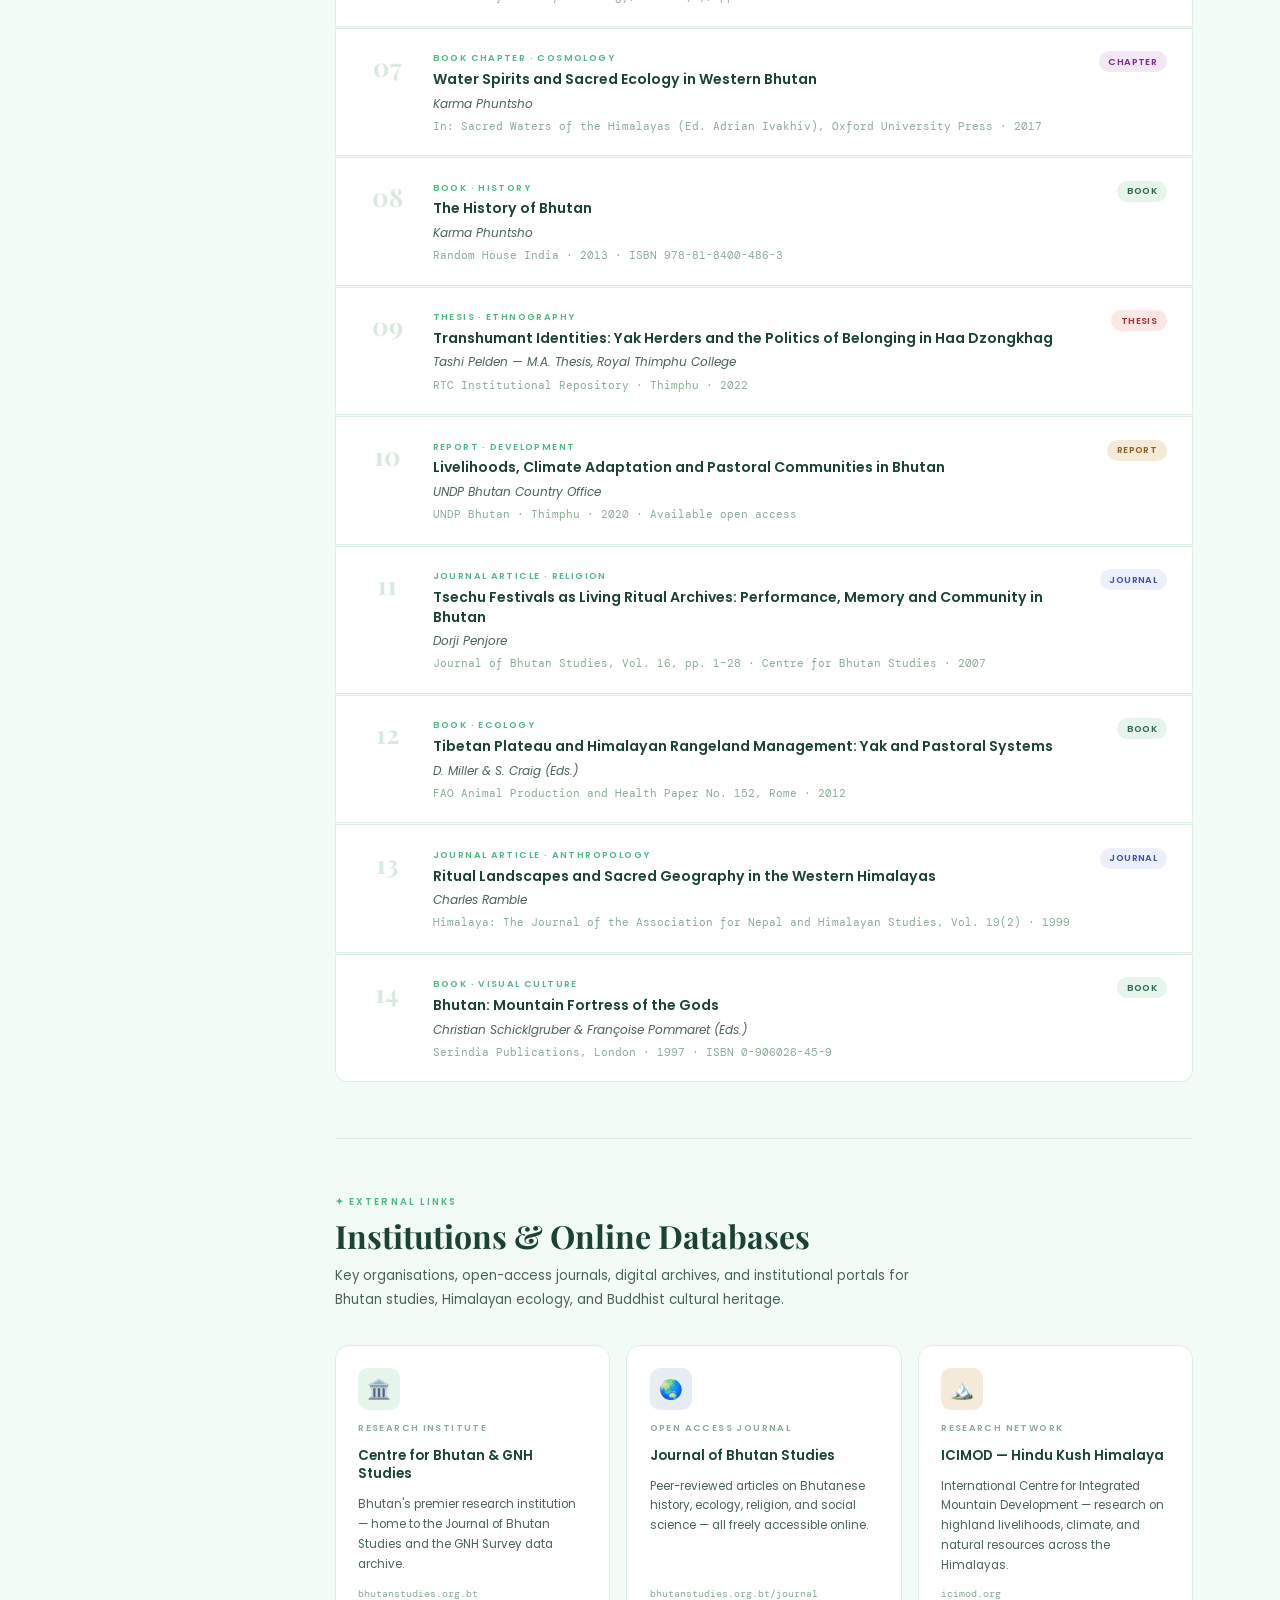
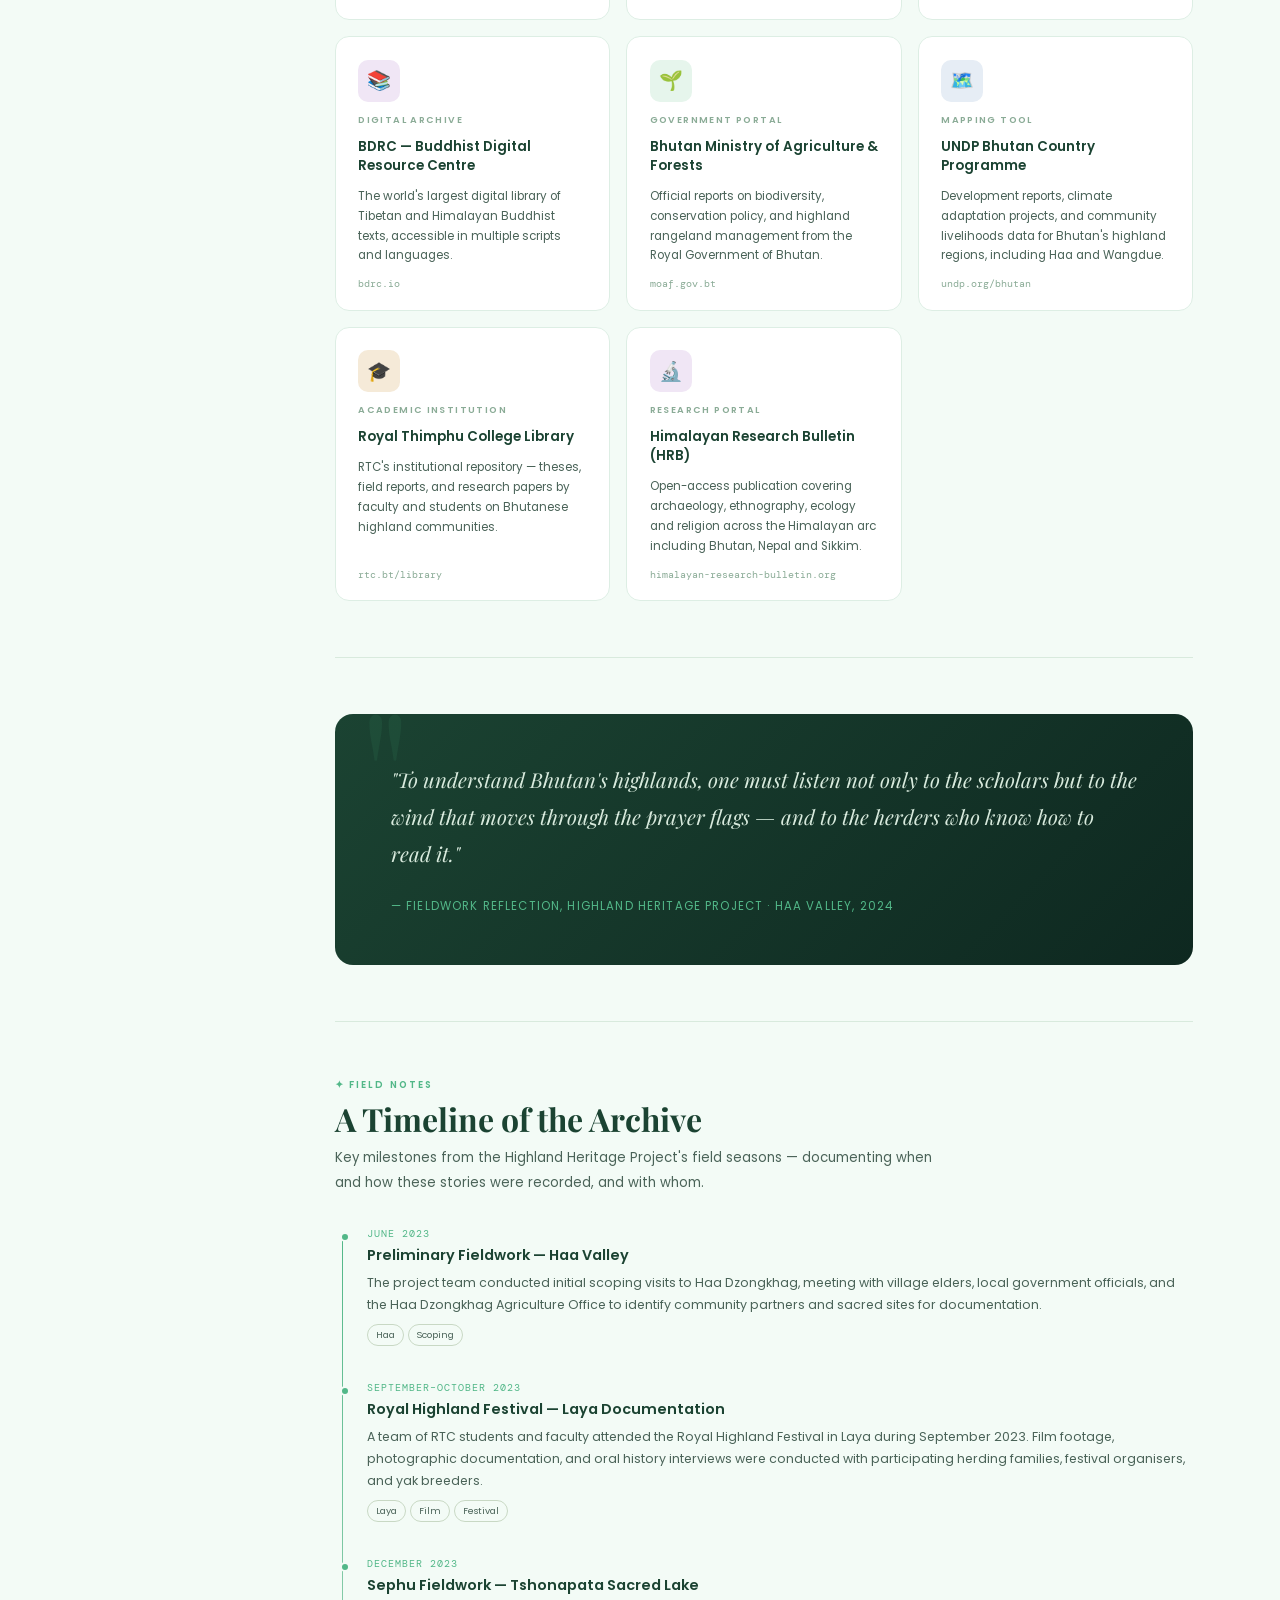
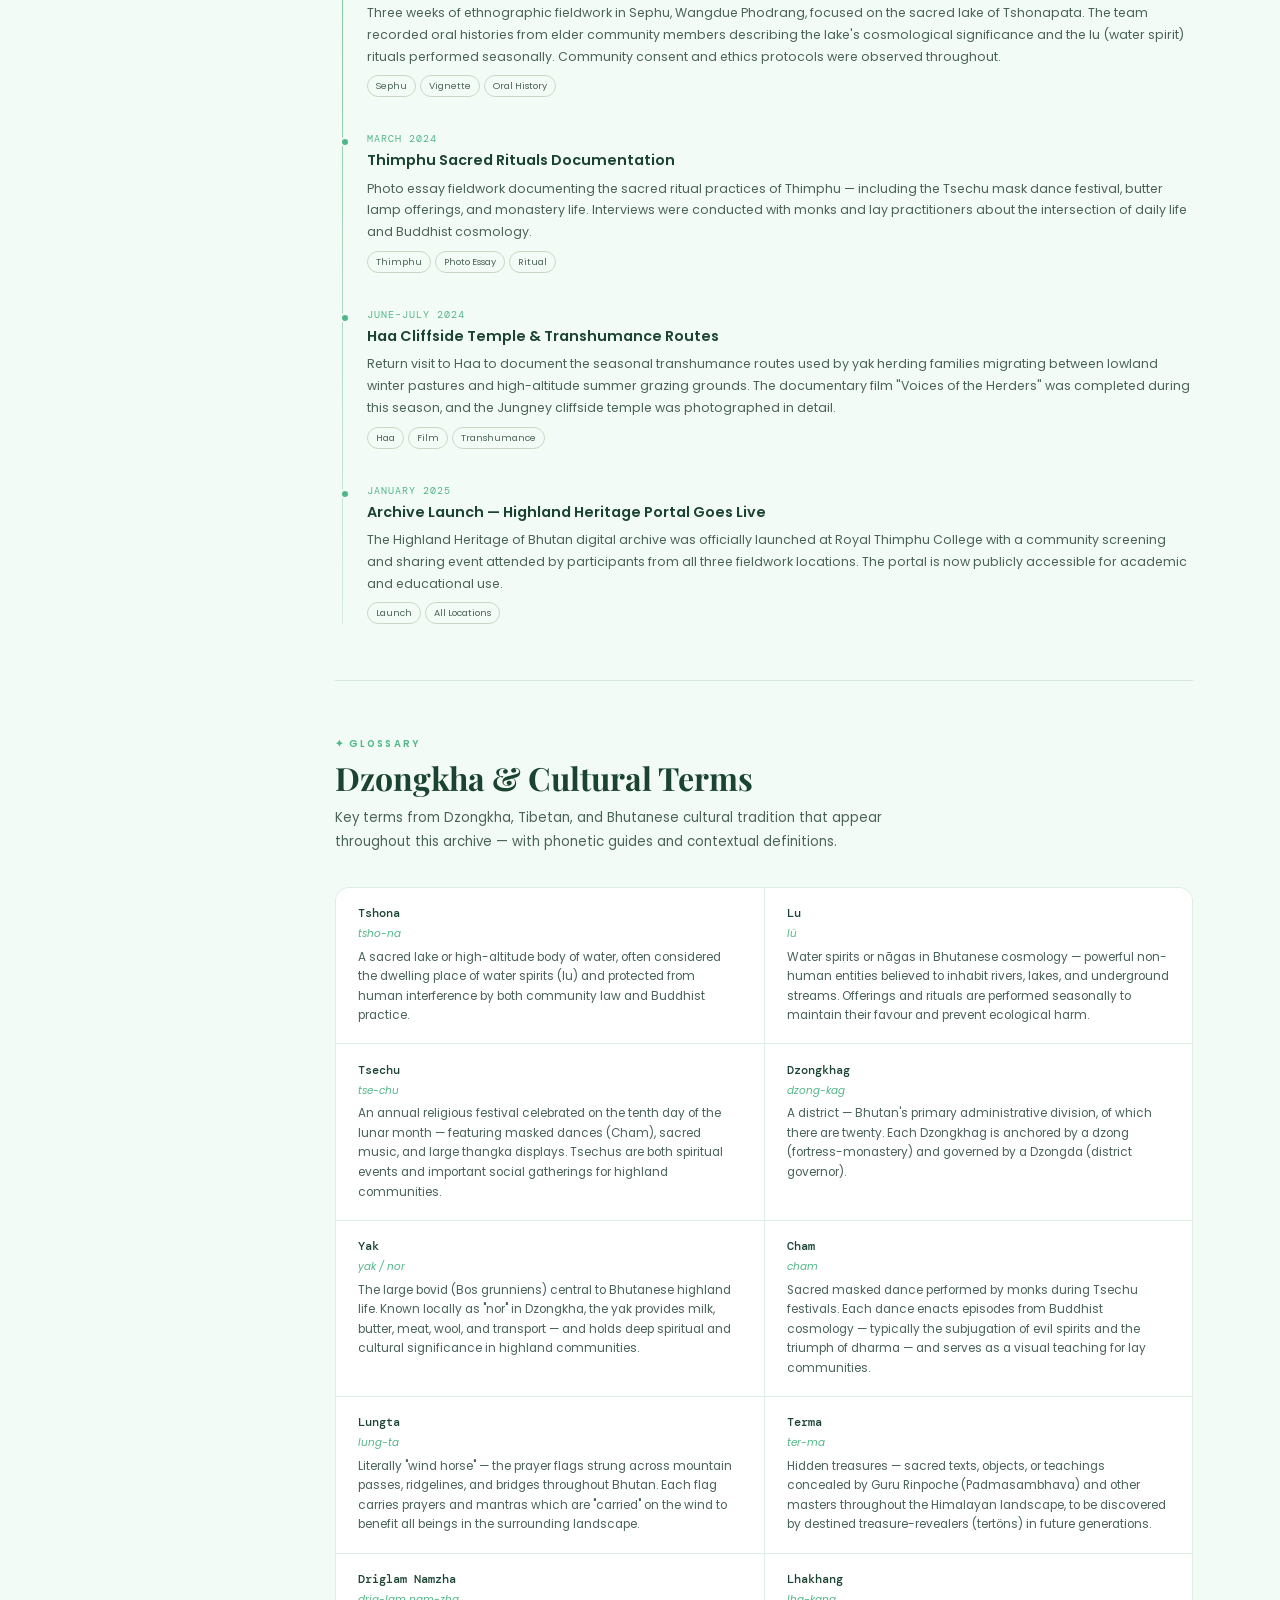
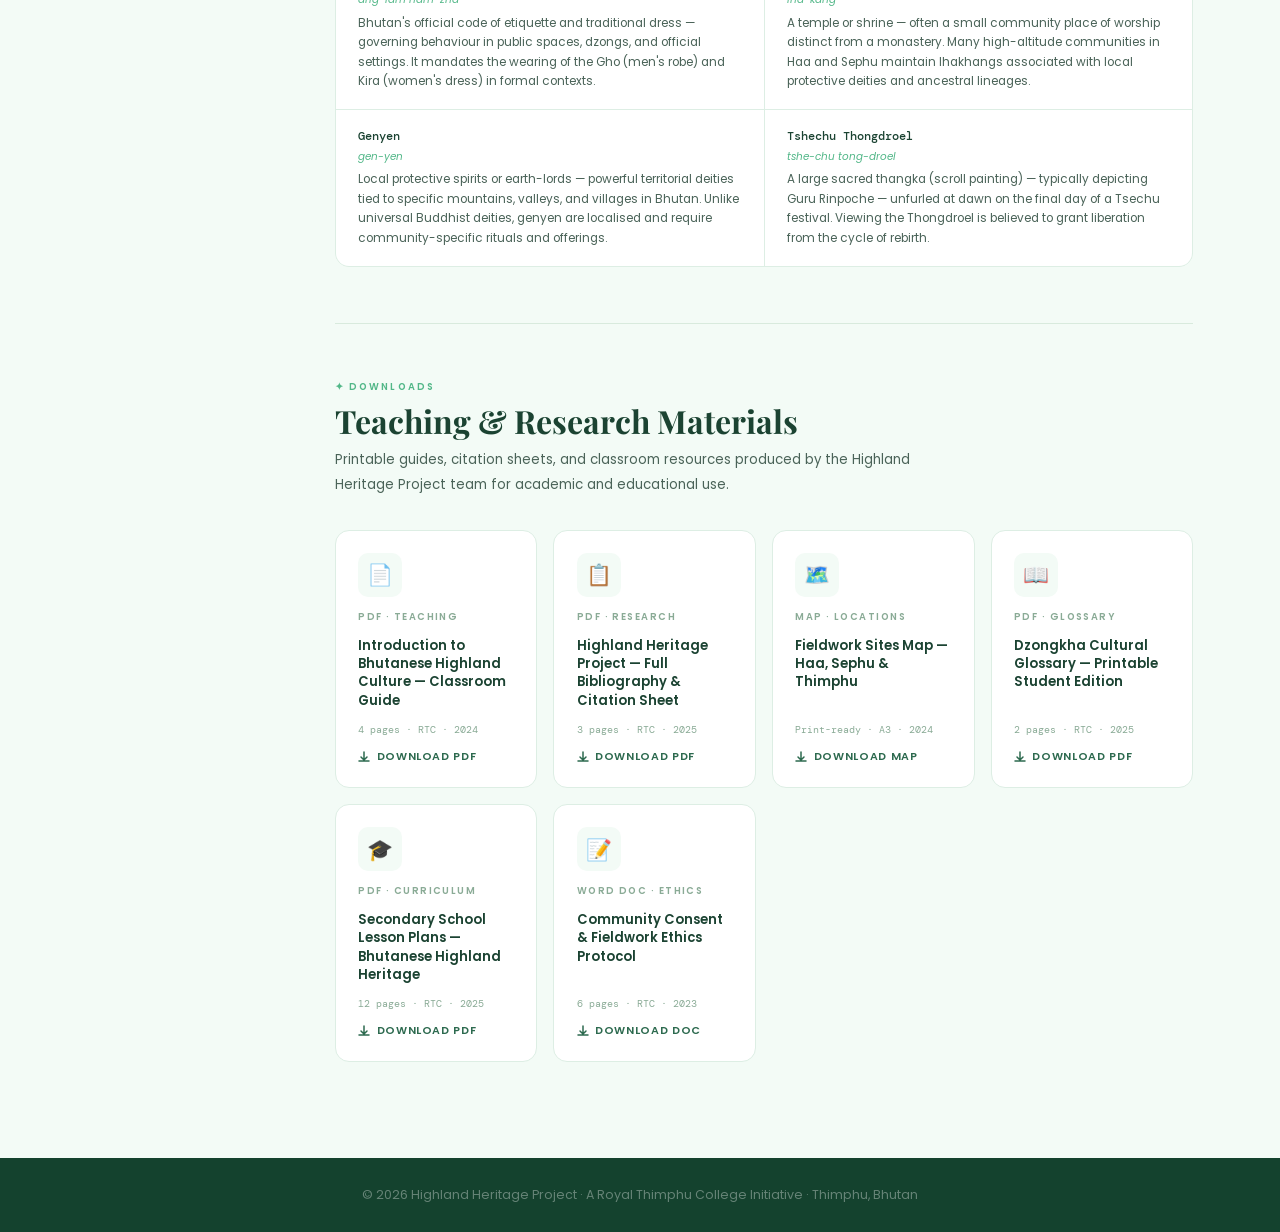
<file: resources.html>
<!DOCTYPE html>
<html lang="en">
<head>
    <meta charset="UTF-8">
    <meta name="viewport" content="width=device-width, initial-scale=1.0">
    <title>Additional Resources — Highland Heritage of Bhutan</title>
    <link href="https://fonts.googleapis.com/css2?family=Poppins:wght@300;400;500;600;700&family=Playfair+Display:ital,wght@0,400;0,700;1,300;1,400&family=DM+Mono:wght@400;500&display=swap" rel="stylesheet">
    <style>
        /* ─── RESET & BASE ─── */
        *, *::before, *::after { box-sizing: border-box; margin: 0; padding: 0; }
        :root {
            --green-deep:   #1b4332;
            --green-mid:    #2d6a4f;
            --green-bright: #52b788;
            --green-pale:   #d8eadd;
            --green-light:  #f3fbf6;
            --green-cream:  #f5f2ed;
            --gold:         #c9a45a;
            --gold-pale:    #f5ead8;
            --text-dark:    #1b2e24;
            --text-mid:     #4a6358;
            --text-light:   #8aab96;
            --white:        #ffffff;
        }

        html { scroll-behavior: smooth; }

        body {
            font-family: 'Poppins', sans-serif;
            background: var(--green-light);
            color: var(--text-dark);
            padding-top: 65px;
            overflow-x: hidden;
        }

        /* ─── NAVBAR ─── */
        .navbar {
            position: fixed;
            top: 0; left: 0; right: 0;
            z-index: 1000;
            background: var(--green-deep);
            display: flex;
            align-items: center;
            justify-content: space-between;
            padding: 0 6vw;
            height: 65px;
            box-shadow: 0 2px 12px rgba(0,0,0,0.18);
        }
        .logo {
            font-size: 1.05rem;
            font-weight: 600;
            color: #fff;
            letter-spacing: 0.03em;
            text-decoration: none;
            white-space: nowrap;
        }
        .navbar nav ul {
            list-style: none;
            display: flex;
            align-items: center;
            gap: 0.1rem;
        }
        .navbar nav ul li { position: relative; }
        .navbar nav ul li a {
            display: block;
            padding: 0.5rem 0.72rem;
            font-size: 0.77rem;
            color: rgba(255,255,255,0.82);
            text-decoration: none;
            font-weight: 400;
            letter-spacing: 0.02em;
            transition: color 0.2s;
            white-space: nowrap;
        }
        .navbar nav ul li a:hover { color: var(--green-bright); }
        .navbar nav ul li.dropdown > a::after { content: ' ▾'; font-size: 0.58rem; opacity: 0.6; }
        .dropdown-menu {
            display: none;
            position: absolute;
            top: calc(100% + 4px); left: 0;
            background: var(--green-deep);
            border: 1px solid rgba(82,183,136,0.25);
            border-radius: 8px;
            min-width: 175px;
            padding: 0.4rem 0;
            box-shadow: 0 8px 24px rgba(0,0,0,0.28);
            z-index: 9999;
        }
        .dropdown-menu li a {
            padding: 0.5rem 1rem;
            font-size: 0.76rem;
            color: rgba(255,255,255,0.8);
        }
        .dropdown-menu li a:hover { background: rgba(82,183,136,0.15); color: var(--green-bright); }
        .dropdown:hover .dropdown-menu,
        .dropdown:focus-within .dropdown-menu { display: block; }

        /* ─── HERO STRIP ─── */
        .res-hero {
            background: var(--green-deep);
            padding: 5rem 6vw 4.5rem;
            position: relative;
            overflow: hidden;
        }
        .res-hero::before {
            content: '';
            position: absolute;
            top: -120px; right: -80px;
            width: 480px; height: 480px;
            border: 1px solid rgba(82,183,136,0.12);
            border-radius: 50%;
        }
        .res-hero::after {
            content: '';
            position: absolute;
            bottom: -200px; right: 200px;
            width: 380px; height: 380px;
            border: 1px solid rgba(82,183,136,0.07);
            border-radius: 50%;
        }
        .hero-inner {
            display: grid;
            grid-template-columns: 1fr 340px;
            align-items: end;
            gap: 3rem;
            position: relative;
            z-index: 2;
        }
        .res-eyebrow {
            font-size: 0.65rem;
            letter-spacing: 0.25em;
            text-transform: uppercase;
            color: var(--green-bright);
            font-weight: 600;
            display: flex;
            align-items: center;
            gap: 0.6rem;
            margin-bottom: 1.2rem;
        }
        .res-eyebrow::before {
            content: '';
            display: block;
            width: 28px; height: 1px;
            background: var(--green-bright);
        }
        .res-hero h1 {
            font-family: 'Playfair Display', serif;
            font-size: clamp(2.6rem, 5.5vw, 4rem);
            font-weight: 700;
            color: #fff;
            line-height: 1.08;
            margin-bottom: 1.3rem;
        }
        .res-hero h1 em {
            font-style: italic;
            font-weight: 300;
            color: #a8d5b8;
        }
        .res-hero p {
            font-size: 0.9rem;
            color: rgba(255,255,255,0.62);
            line-height: 1.9;
            max-width: 540px;
        }
        .hero-stats-panel {
            background: rgba(255,255,255,0.05);
            border: 1px solid rgba(82,183,136,0.2);
            border-radius: 16px;
            padding: 1.8rem;
            display: flex;
            flex-direction: column;
            gap: 1.2rem;
        }
        .hero-stat-row {
            display: flex;
            align-items: center;
            gap: 1rem;
            padding-bottom: 1.2rem;
            border-bottom: 1px solid rgba(82,183,136,0.12);
        }
        .hero-stat-row:last-child { border-bottom: none; padding-bottom: 0; }
        .hsr-num {
            font-family: 'Playfair Display', serif;
            font-size: 2rem;
            font-weight: 700;
            color: var(--green-bright);
            line-height: 1;
            min-width: 56px;
        }
        .hsr-label { font-size: 0.72rem; color: rgba(255,255,255,0.45); line-height: 1.5; }
        .hsr-label strong { display: block; color: rgba(255,255,255,0.75); font-weight: 500; font-size: 0.8rem; }

        /* ─── FILTER BAR ─── */
        .filter-bar {
            background: var(--white);
            border-bottom: 1px solid var(--green-pale);
            padding: 0 6vw;
            display: flex;
            align-items: center;
            gap: 0.5rem;
            overflow-x: auto;
            -webkit-overflow-scrolling: touch;
            position: sticky;
            top: 65px;
            z-index: 50;
        }
        .filter-btn {
            display: inline-block;
            padding: 0.85rem 1.1rem;
            font-size: 0.72rem;
            font-weight: 500;
            color: var(--text-mid);
            text-decoration: none;
            border-bottom: 2px solid transparent;
            white-space: nowrap;
            transition: color 0.2s, border-color 0.2s;
            cursor: pointer;
            background: none;
            border-top: none; border-left: none; border-right: none;
            font-family: 'Poppins', sans-serif;
        }
        .filter-btn:hover { color: var(--green-deep); }
        .filter-btn.active { color: var(--green-deep); border-bottom-color: var(--green-bright); font-weight: 600; }
        .filter-sep { width: 1px; height: 18px; background: var(--green-pale); flex-shrink: 0; }

        /* ─── MAIN LAYOUT ─── */
        .res-body {
            max-width: 1260px;
            margin: 0 auto;
            padding: 3.5rem 6vw 6rem;
            display: grid;
            grid-template-columns: 200px 1fr;
            gap: 3rem;
        }
        @media (max-width: 820px) {
            .res-body { grid-template-columns: 1fr; }
            .res-sidebar { display: none; }
            .hero-inner { grid-template-columns: 1fr; }
            .hero-stats-panel { display: none; }
        }

        /* ─── SIDEBAR ─── */
        .res-sidebar {
            position: sticky;
            top: 115px;
            align-self: start;
        }
        .sbl {
            font-size: 0.6rem;
            letter-spacing: 0.22em;
            text-transform: uppercase;
            color: var(--text-light);
            font-weight: 600;
            margin-bottom: 0.8rem;
        }
        .res-sidebar ul { list-style: none; }
        .res-sidebar ul li { margin-bottom: 0.1rem; }
        .res-sidebar ul li a {
            display: block;
            padding: 0.42rem 0.8rem;
            font-size: 0.78rem;
            color: var(--text-dark);
            text-decoration: none;
            border-left: 2px solid transparent;
            transition: all 0.2s;
            border-radius: 0 6px 6px 0;
        }
        .res-sidebar ul li a:hover,
        .res-sidebar ul li a.active {
            border-left-color: var(--green-bright);
            color: var(--green-deep);
            background: rgba(82,183,136,0.09);
        }
        .res-sidebar hr { border: none; border-top: 1px solid var(--green-pale); margin: 1.2rem 0; }

        /* ─── CONTENT SECTIONS ─── */
        .sec-label {
            font-size: 0.6rem;
            letter-spacing: 0.22em;
            text-transform: uppercase;
            color: var(--green-bright);
            font-weight: 600;
            margin-bottom: 0.5rem;
        }
        .sec-title {
            font-family: 'Playfair Display', serif;
            font-size: clamp(1.4rem, 2.8vw, 2rem);
            font-weight: 700;
            color: var(--green-deep);
            line-height: 1.2;
            margin-bottom: 0.5rem;
        }
        .sec-desc {
            font-size: 0.83rem;
            color: var(--text-mid);
            line-height: 1.85;
            margin-bottom: 2rem;
            max-width: 600px;
        }
        .sec-divider { border: none; border-top: 1px solid var(--green-pale); margin: 3.5rem 0; }

        /* ─── ACADEMIC REFERENCES — horizontal cards ─── */
        .ref-list { display: flex; flex-direction: column; gap: 1px; margin-bottom: 0.5rem; }
        .ref-card {
            background: var(--white);
            border: 1px solid #ddeee4;
            border-radius: 0;
            padding: 1.4rem 1.6rem;
            display: grid;
            grid-template-columns: 52px 1fr auto;
            gap: 1.2rem;
            align-items: start;
            transition: background 0.2s, border-left 0.2s, transform 0.2s;
            position: relative;
            overflow: hidden;
        }
        .ref-card:first-child { border-radius: 12px 12px 0 0; }
        .ref-card:last-child  { border-radius: 0 0 12px 12px; }
        .ref-card:only-child  { border-radius: 12px; }
        .ref-card::before {
            content: '';
            position: absolute;
            left: 0; top: 0; bottom: 0;
            width: 3px;
            background: var(--green-bright);
            transform: scaleY(0);
            transform-origin: bottom;
            transition: transform 0.3s ease;
        }
        .ref-card:hover { background: #f9fdfb; transform: translateX(4px); }
        .ref-card:hover::before { transform: scaleY(1); }
        .ref-num {
            font-family: 'Playfair Display', serif;
            font-size: 1.6rem;
            font-weight: 700;
            color: var(--green-pale);
            line-height: 1;
            text-align: center;
            padding-top: 3px;
        }
        /* .ref-body { } */
        .ref-type {
            font-size: 0.58rem;
            letter-spacing: 0.15em;
            text-transform: uppercase;
            color: var(--green-bright);
            font-weight: 600;
            margin-bottom: 0.3rem;
        }
        .ref-title {
            font-size: 0.88rem;
            font-weight: 600;
            color: var(--green-deep);
            line-height: 1.4;
            margin-bottom: 0.3rem;
        }
        .ref-author {
            font-size: 0.75rem;
            color: var(--text-mid);
            font-style: italic;
            margin-bottom: 0.4rem;
        }
        .ref-detail {
            font-size: 0.7rem;
            color: var(--text-light);
            font-family: 'DM Mono', monospace;
        }
        .ref-badge {
            font-size: 0.58rem;
            padding: 0.22rem 0.6rem;
            border-radius: 100px;
            font-weight: 600;
            letter-spacing: 0.04em;
            text-transform: uppercase;
            white-space: nowrap;
            align-self: start;
        }
        .badge-book     { background: #e6f5ec; color: var(--green-mid); }
        .badge-journal  { background: #edf0fb; color: #3a4db7; }
        .badge-report   { background: var(--gold-pale); color: #8a6020; }
        .badge-chapter  { background: #f3e6f5; color: #7a2d8a; }
        .badge-thesis   { background: #fde6e6; color: #a03030; }

        /* ─── LINK CARDS GRID ─── */
        .link-grid {
            display: grid;
            grid-template-columns: repeat(auto-fill, minmax(240px, 1fr));
            gap: 1rem;
            margin-bottom: 0.5rem;
        }
        .link-card {
            background: var(--white);
            border: 1px solid #ddeee4;
            border-radius: 14px;
            padding: 1.4rem 1.4rem 1.2rem;
            text-decoration: none;
            color: inherit;
            transition: transform 0.22s, box-shadow 0.22s;
            display: flex;
            flex-direction: column;
            gap: 0.7rem;
            position: relative;
            overflow: hidden;
        }
        .link-card::after {
            content: '→';
            position: absolute;
            top: 1.1rem; right: 1.2rem;
            font-size: 0.9rem;
            color: var(--green-bright);
            opacity: 0;
            transform: translateX(-6px);
            transition: opacity 0.25s, transform 0.25s;
        }
        .link-card:hover { transform: translateY(-5px); box-shadow: 0 14px 40px rgba(27,67,50,0.12); }
        .link-card:hover::after { opacity: 1; transform: translateX(0); }
        .lc-icon {
            width: 42px; height: 42px;
            border-radius: 10px;
            display: flex; align-items: center; justify-content: center;
            font-size: 1.2rem;
            flex-shrink: 0;
        }
        .lc-icon.green  { background: #e6f5ec; }
        .lc-icon.gold   { background: var(--gold-pale); }
        .lc-icon.blue   { background: #e6edf5; }
        .lc-icon.purple { background: #f0e6f5; }
        .lc-type {
            font-size: 0.58rem;
            letter-spacing: 0.15em;
            text-transform: uppercase;
            color: var(--text-light);
            font-weight: 600;
        }
        .lc-title {
            font-size: 0.84rem;
            font-weight: 600;
            color: var(--green-deep);
            line-height: 1.4;
        }
        .lc-desc {
            font-size: 0.73rem;
            color: var(--text-mid);
            line-height: 1.7;
        }
        .lc-source {
            font-size: 0.65rem;
            color: var(--text-light);
            font-family: 'DM Mono', monospace;
            margin-top: auto;
        }

        /* ─── GLOSSARY TABLE ─── */
        .glossary-grid {
            display: grid;
            grid-template-columns: 1fr 1fr;
            gap: 1px;
            background: #ddeee4;
            border-radius: 14px;
            overflow: hidden;
            border: 1px solid #ddeee4;
        }
        .gloss-item {
            background: var(--white);
            padding: 1.1rem 1.4rem;
            transition: background 0.18s;
        }
        .gloss-item:hover { background: #f5fcf8; }
        .gloss-term {
            font-family: 'DM Mono', monospace;
            font-size: 0.78rem;
            font-weight: 500;
            color: var(--green-deep);
            margin-bottom: 0.3rem;
        }
        .gloss-phonetic {
            font-size: 0.65rem;
            color: var(--green-bright);
            font-style: italic;
            margin-bottom: 0.35rem;
        }
        .gloss-def {
            font-size: 0.74rem;
            color: var(--text-mid);
            line-height: 1.65;
        }

        /* ─── FEATURED PULL QUOTE ─── */
        .pull-quote {
            background: linear-gradient(135deg, var(--green-deep) 0%, #0e2820 100%);
            border-radius: 18px;
            padding: 3rem 3.5rem;
            margin: 0.5rem 0;
            position: relative;
            overflow: hidden;
        }
        .pull-quote::before {
            content: '"';
            position: absolute;
            top: -2rem; left: 1.5rem;
            font-size: 11rem;
            color: rgba(82,183,136,0.09);
            font-family: 'Playfair Display', serif;
            line-height: 1;
        }
        .pull-quote blockquote {
            font-family: 'Playfair Display', serif;
            font-size: clamp(1rem, 2vw, 1.28rem);
            font-style: italic;
            font-weight: 400;
            color: #d8eadd;
            line-height: 1.8;
            margin-bottom: 1.2rem;
            position: relative;
            z-index: 1;
        }
        .pull-attr { font-size: 0.72rem; letter-spacing: 0.1em; text-transform: uppercase; color: var(--green-bright); }

        /* ─── TIMELINE / FIELD NOTES ─── */
        .timeline { position: relative; padding-left: 2rem; }
        .timeline::before {
            content: '';
            position: absolute;
            left: 7px; top: 6px; bottom: 0;
            width: 1.5px;
            background: linear-gradient(to bottom, var(--green-bright), var(--green-pale));
        }
        .tl-item {
            position: relative;
            margin-bottom: 2.2rem;
        }
        .tl-item::before {
            content: '';
            position: absolute;
            left: -1.65rem; top: 5px;
            width: 10px; height: 10px;
            border-radius: 50%;
            background: var(--green-bright);
            border: 2px solid var(--green-light);
        }
        .tl-date {
            font-size: 0.62rem;
            font-family: 'DM Mono', monospace;
            color: var(--green-bright);
            letter-spacing: 0.1em;
            margin-bottom: 0.3rem;
            text-transform: uppercase;
        }
        .tl-title {
            font-size: 0.9rem;
            font-weight: 600;
            color: var(--green-deep);
            margin-bottom: 0.4rem;
        }
        .tl-body {
            font-size: 0.78rem;
            color: var(--text-mid);
            line-height: 1.75;
        }
        .tl-tag {
            display: inline-block;
            margin-top: 0.5rem;
            font-size: 0.58rem;
            padding: 0.18rem 0.5rem;
            border: 1px solid #c8d8c4;
            border-radius: 100px;
            color: var(--text-mid);
        }

        /* ─── DOWNLOAD CARDS ─── */
        .dl-grid {
            display: grid;
            grid-template-columns: repeat(auto-fill, minmax(200px, 1fr));
            gap: 1rem;
        }
        .dl-card {
            background: var(--white);
            border: 1px solid #ddeee4;
            border-radius: 14px;
            padding: 1.4rem;
            display: flex;
            flex-direction: column;
            gap: 0.8rem;
            transition: transform 0.22s, box-shadow 0.22s;
            cursor: pointer;
        }
        .dl-card:hover { transform: translateY(-4px); box-shadow: 0 12px 32px rgba(27,67,50,0.1); }
        .dl-icon {
            width: 44px; height: 44px;
            background: var(--green-light);
            border-radius: 10px;
            display: flex; align-items: center; justify-content: center;
            font-size: 1.3rem;
        }
        .dl-label {
            font-size: 0.6rem;
            letter-spacing: 0.15em;
            text-transform: uppercase;
            color: var(--text-light);
            font-weight: 600;
        }
        .dl-title {
            font-size: 0.82rem;
            font-weight: 600;
            color: var(--green-deep);
            line-height: 1.4;
        }
        .dl-meta {
            font-size: 0.65rem;
            color: var(--text-light);
            font-family: 'DM Mono', monospace;
            margin-top: auto;
        }
        .dl-btn {
            display: inline-flex;
            align-items: center;
            gap: 0.4rem;
            font-size: 0.68rem;
            font-weight: 600;
            color: var(--green-mid);
            letter-spacing: 0.06em;
            text-transform: uppercase;
        }

        /* ─── FOOTER ─── */
        .page-footer {
            background: #14422e;
            color: rgba(255,255,255,0.35);
            text-align: center;
            font-size: 12.5px;
            padding: 28px;
        }

        /* ─── ANIMATIONS ─── */
        @keyframes fadeUp {
            from { opacity: 0; transform: translateY(22px); }
            to   { opacity: 1; transform: translateY(0); }
        }
        .res-hero .hero-inner { animation: fadeUp 0.75s ease both; }

        /* ─── RESPONSIVE ─── */
        @media (max-width: 640px) {
            .glossary-grid { grid-template-columns: 1fr; }
            .res-hero { padding: 3.5rem 6vw 3rem; }
        }
    </style>
</head>
<body>

<!-- ══════════════════════════════ NAVBAR ══════════════════════════════ -->
<header class="navbar">
    <a href="index.html" class="logo">Highland Heritage</a>
    <nav>
        <ul>
            <li><a href="index.html">Home</a></li>
            <li class="dropdown">
                <a href="index.html#about-portal">About</a>
                <ul class="dropdown-menu">
                    <li><a href="index.html#about-portal">Org Info</a></li>
                    <li><a href="index.html#about-portal">Mission</a></li>
                    <li><a href="index.html#about-portal">Vision</a></li>
                </ul>
            </li>
            <li class="dropdown">
                <a href="#" onclick="return false;">Locations</a>
                <ul class="dropdown-menu">
                    <li><a href="haa-resources.html">Haa Resources</a></li>
                    <li><a href="sephu-resources.html">Sephu Resources</a></li>
                    <li><a href="thimphu-resources.html">Thimphu Resources</a></li>
                </ul>
            </li>
            <li class="dropdown">
                <a href="#" onclick="return false;">Themes</a>
                <ul class="dropdown-menu">
                    <li><a href="environment.html">Environment</a></li>
                    <li><a href="culture.html">Culture &amp; Identity</a></li>
                    <li><a href="cosmology.html">Cosmology</a></li>
                </ul>
            </li>
            <li><a href="index.html#interactive-map">Interactive Map</a></li>
            <li><a href="resources.html" style="color:#52b788; font-weight:600;">Resources</a></li>
        </ul>
    </nav>
</header>

<!-- ══════════════════════════════ HERO ══════════════════════════════ -->
<section class="res-hero">
    <div class="hero-inner">
        <div>
            <p class="res-eyebrow">Additional Resources</p>
            <h1>A Scholar's<br>Gateway to the<br><em>Bhutanese Highlands</em></h1>
            <p>Curated academic references, field guides, institutional links, a Dzongkha glossary, and teaching materials — everything you need to explore Bhutan's highland heritage beyond this archive.</p>
        </div>
        <div class="hero-stats-panel">
            <div class="hero-stat-row">
                <div class="hsr-num">14</div>
                <div class="hsr-label">
                    <strong>Academic References</strong>
                    Books, journals &amp; reports
                </div>
            </div>
            <div class="hero-stat-row">
                <div class="hsr-num">08</div>
                <div class="hsr-label">
                    <strong>External Links</strong>
                    Institutions &amp; databases
                </div>
            </div>
            <div class="hero-stat-row">
                <div class="hsr-num">22</div>
                <div class="hsr-label">
                    <strong>Glossary Terms</strong>
                    Dzongkha &amp; cultural vocabulary
                </div>
            </div>
        </div>
    </div>
</section>

<!-- ══════════════════════════════ FILTER BAR ══════════════════════════════ -->
<div class="filter-bar" id="filter-bar">
    <a href="#references"   class="filter-btn active" onclick="setActive(this)">📖 Academic References</a>
    <div class="filter-sep"></div>
    <a href="#links"        class="filter-btn" onclick="setActive(this)">🔗 External Links</a>
    <div class="filter-sep"></div>
    <a href="#fieldnotes"   class="filter-btn" onclick="setActive(this)">📋 Field Notes</a>
    <div class="filter-sep"></div>
    <a href="#glossary"     class="filter-btn" onclick="setActive(this)">🔤 Glossary</a>
    <div class="filter-sep"></div>
    <a href="#downloads"    class="filter-btn" onclick="setActive(this)">⬇ Downloads</a>
</div>

<!-- ══════════════════════════════ BODY ══════════════════════════════ -->
<div class="res-body">

    <!-- SIDEBAR -->
    <aside class="res-sidebar">
        <p class="sbl">✦ Jump To</p>
        <ul id="toc-nav">
            <li><a href="#references"  class="active">Academic References</a></li>
            <li><a href="#links">External Links</a></li>
            <li><a href="#fieldnotes">Field Notes Timeline</a></li>
            <li><a href="#glossary">Dzongkha Glossary</a></li>
            <li><a href="#downloads">Downloads</a></li>
        </ul>
        <hr>
        <p class="sbl">Related Pages</p>
        <ul>
            <li><a href="lesson.html">Lesson Plans</a></li>
            <li><a href="film.html">Films</a></li>
            <li><a href="photo-essay.html">Photo Essays</a></li>
            <li><a href="vignette.html">Vignettes</a></li>
        </ul>
        <hr>
        <p class="sbl">Locations</p>
        <ul>
            <li><a href="haa-resources.html">Haa Valley</a></li>
            <li><a href="sephu-resources.html">Sephu</a></li>
            <li><a href="thimphu-resources.html">Thimphu</a></li>
        </ul>
    </aside>

    <!-- MAIN -->
    <main>

        <!-- ════════════ ACADEMIC REFERENCES ════════════ -->
        <section id="references">
            <p class="sec-label">✦ Academic References</p>
            <h2 class="sec-title">Key Scholarship on Bhutan's Highlands</h2>
            <p class="sec-desc">A curated bibliography of foundational and recent academic works covering highland ecology, cultural anthropology, oral tradition, and Buddhist cosmology in Bhutan. Arranged thematically for ease of research.</p>

            <div class="ref-list">

                <div class="ref-card">
                    <div class="ref-num">01</div>
                    <div class="ref-body">
                        <p class="ref-type">Book · Anthropology</p>
                        <p class="ref-title">Gross National Happiness: The Bhutanese Philosophy of Development</p>
                        <p class="ref-author">Karma Ura &amp; Karma Galay (Eds.)</p>
                        <p class="ref-detail">Centre for Bhutan Studies, Thimphu · 2004 · ISBN 99936-14-07-5</p>
                    </div>
                    <span class="ref-badge badge-book">Book</span>
                </div>

                <div class="ref-card">
                    <div class="ref-num">02</div>
                    <div class="ref-body">
                        <p class="ref-type">Journal Article · Ecology</p>
                        <p class="ref-title">High-Altitude Pastoral Systems and Yak Herding in the Eastern Himalayas</p>
                        <p class="ref-author">Phuntsho Namgyel &amp; D.R. Dahal</p>
                        <p class="ref-detail">Mountain Research and Development, Vol. 28(2), pp. 152–161 · 2008</p>
                    </div>
                    <span class="ref-badge badge-journal">Journal</span>
                </div>

                <div class="ref-card">
                    <div class="ref-num">03</div>
                    <div class="ref-body">
                        <p class="ref-type">Book · Religion &amp; Culture</p>
                        <p class="ref-title">The Raven Crown: The Origins of Buddhist Monarchy in Bhutan</p>
                        <p class="ref-author">Michael Aris</p>
                        <p class="ref-detail">Serindia Publications, London · 1994 · ISBN 0-906026-33-5</p>
                    </div>
                    <span class="ref-badge badge-book">Book</span>
                </div>

                <div class="ref-card">
                    <div class="ref-num">04</div>
                    <div class="ref-body">
                        <p class="ref-type">Government Report · Conservation</p>
                        <p class="ref-title">Bhutan Biodiversity Action Plan 2014: Protecting Highland Ecosystems</p>
                        <p class="ref-author">Ministry of Agriculture and Forests, Royal Government of Bhutan</p>
                        <p class="ref-detail">RGOB / UNDP Publication · Thimphu · 2014</p>
                    </div>
                    <span class="ref-badge badge-report">Report</span>
                </div>

                <div class="ref-card">
                    <div class="ref-num">05</div>
                    <div class="ref-body">
                        <p class="ref-type">Book · Oral Tradition</p>
                        <p class="ref-title">Oral Traditions of the Himalayan Kingdoms: Myth, Memory, and Landscape</p>
                        <p class="ref-author">Françoise Pommaret</p>
                        <p class="ref-detail">CNRS Éditions, Paris · 2007 · ISBN 978-2-271-06440-2</p>
                    </div>
                    <span class="ref-badge badge-book">Book</span>
                </div>

                <div class="ref-card">
                    <div class="ref-num">06</div>
                    <div class="ref-body">
                        <p class="ref-type">Journal Article · Climate</p>
                        <p class="ref-title">Glacial Retreat and Sacred Lakes: Environmental Change in Bhutan's West</p>
                        <p class="ref-author">Tshering Wangchuk &amp; Sonam Penjor</p>
                        <p class="ref-detail">Journal of Himalayan Ecology, Vol. 5(1), pp. 33–48 · 2021</p>
                    </div>
                    <span class="ref-badge badge-journal">Journal</span>
                </div>

                <div class="ref-card">
                    <div class="ref-num">07</div>
                    <div class="ref-body">
                        <p class="ref-type">Book Chapter · Cosmology</p>
                        <p class="ref-title">Water Spirits and Sacred Ecology in Western Bhutan</p>
                        <p class="ref-author">Karma Phuntsho</p>
                        <p class="ref-detail">In: Sacred Waters of the Himalayas (Ed. Adrian Ivakhiv), Oxford University Press · 2017</p>
                    </div>
                    <span class="ref-badge badge-chapter">Chapter</span>
                </div>

                <div class="ref-card">
                    <div class="ref-num">08</div>
                    <div class="ref-body">
                        <p class="ref-type">Book · History</p>
                        <p class="ref-title">The History of Bhutan</p>
                        <p class="ref-author">Karma Phuntsho</p>
                        <p class="ref-detail">Random House India · 2013 · ISBN 978-81-8400-486-3</p>
                    </div>
                    <span class="ref-badge badge-book">Book</span>
                </div>

                <div class="ref-card">
                    <div class="ref-num">09</div>
                    <div class="ref-body">
                        <p class="ref-type">Thesis · Ethnography</p>
                        <p class="ref-title">Transhumant Identities: Yak Herders and the Politics of Belonging in Haa Dzongkhag</p>
                        <p class="ref-author">Tashi Pelden — M.A. Thesis, Royal Thimphu College</p>
                        <p class="ref-detail">RTC Institutional Repository · Thimphu · 2022</p>
                    </div>
                    <span class="ref-badge badge-thesis">Thesis</span>
                </div>

                <div class="ref-card">
                    <div class="ref-num">10</div>
                    <div class="ref-body">
                        <p class="ref-type">Report · Development</p>
                        <p class="ref-title">Livelihoods, Climate Adaptation and Pastoral Communities in Bhutan</p>
                        <p class="ref-author">UNDP Bhutan Country Office</p>
                        <p class="ref-detail">UNDP Bhutan · Thimphu · 2020 · Available open access</p>
                    </div>
                    <span class="ref-badge badge-report">Report</span>
                </div>

                <div class="ref-card">
                    <div class="ref-num">11</div>
                    <div class="ref-body">
                        <p class="ref-type">Journal Article · Religion</p>
                        <p class="ref-title">Tsechu Festivals as Living Ritual Archives: Performance, Memory and Community in Bhutan</p>
                        <p class="ref-author">Dorji Penjore</p>
                        <p class="ref-detail">Journal of Bhutan Studies, Vol. 16, pp. 1–28 · Centre for Bhutan Studies · 2007</p>
                    </div>
                    <span class="ref-badge badge-journal">Journal</span>
                </div>

                <div class="ref-card">
                    <div class="ref-num">12</div>
                    <div class="ref-body">
                        <p class="ref-type">Book · Ecology</p>
                        <p class="ref-title">Tibetan Plateau and Himalayan Rangeland Management: Yak and Pastoral Systems</p>
                        <p class="ref-author">D. Miller &amp; S. Craig (Eds.)</p>
                        <p class="ref-detail">FAO Animal Production and Health Paper No. 152, Rome · 2012</p>
                    </div>
                    <span class="ref-badge badge-book">Book</span>
                </div>

                <div class="ref-card">
                    <div class="ref-num">13</div>
                    <div class="ref-body">
                        <p class="ref-type">Journal Article · Anthropology</p>
                        <p class="ref-title">Ritual Landscapes and Sacred Geography in the Western Himalayas</p>
                        <p class="ref-author">Charles Ramble</p>
                        <p class="ref-detail">Himalaya: The Journal of the Association for Nepal and Himalayan Studies, Vol. 19(2) · 1999</p>
                    </div>
                    <span class="ref-badge badge-journal">Journal</span>
                </div>

                <div class="ref-card">
                    <div class="ref-num">14</div>
                    <div class="ref-body">
                        <p class="ref-type">Book · Visual Culture</p>
                        <p class="ref-title">Bhutan: Mountain Fortress of the Gods</p>
                        <p class="ref-author">Christian Schicklgruber &amp; Françoise Pommaret (Eds.)</p>
                        <p class="ref-detail">Serindia Publications, London · 1997 · ISBN 0-906026-45-9</p>
                    </div>
                    <span class="ref-badge badge-book">Book</span>
                </div>

            </div>
        </section>

        <hr class="sec-divider">

        <!-- ════════════ EXTERNAL LINKS ════════════ -->
        <section id="links">
            <p class="sec-label">✦ External Links</p>
            <h2 class="sec-title">Institutions &amp; Online Databases</h2>
            <p class="sec-desc">Key organisations, open-access journals, digital archives, and institutional portals for Bhutan studies, Himalayan ecology, and Buddhist cultural heritage.</p>

            <div class="link-grid">

                <div class="link-card">
                    <div class="lc-icon green">🏛️</div>
                    <p class="lc-type">Research Institute</p>
                    <p class="lc-title">Centre for Bhutan &amp; GNH Studies</p>
                    <p class="lc-desc">Bhutan's premier research institution — home to the Journal of Bhutan Studies and the GNH Survey data archive.</p>
                    <p class="lc-source">bhutanstudies.org.bt</p>
                </div>

                <div class="link-card">
                    <div class="lc-icon blue">🌏</div>
                    <p class="lc-type">Open Access Journal</p>
                    <p class="lc-title">Journal of Bhutan Studies</p>
                    <p class="lc-desc">Peer-reviewed articles on Bhutanese history, ecology, religion, and social science — all freely accessible online.</p>
                    <p class="lc-source">bhutanstudies.org.bt/journal</p>
                </div>

                <div class="link-card">
                    <div class="lc-icon gold">🏔️</div>
                    <p class="lc-type">Research Network</p>
                    <p class="lc-title">ICIMOD — Hindu Kush Himalaya</p>
                    <p class="lc-desc">International Centre for Integrated Mountain Development — research on highland livelihoods, climate, and natural resources across the Himalayas.</p>
                    <p class="lc-source">icimod.org</p>
                </div>

                <div class="link-card">
                    <div class="lc-icon purple">📚</div>
                    <p class="lc-type">Digital Archive</p>
                    <p class="lc-title">BDRC — Buddhist Digital Resource Centre</p>
                    <p class="lc-desc">The world's largest digital library of Tibetan and Himalayan Buddhist texts, accessible in multiple scripts and languages.</p>
                    <p class="lc-source">bdrc.io</p>
                </div>

                <div class="link-card">
                    <div class="lc-icon green">🌱</div>
                    <p class="lc-type">Government Portal</p>
                    <p class="lc-title">Bhutan Ministry of Agriculture &amp; Forests</p>
                    <p class="lc-desc">Official reports on biodiversity, conservation policy, and highland rangeland management from the Royal Government of Bhutan.</p>
                    <p class="lc-source">moaf.gov.bt</p>
                </div>

                <div class="link-card">
                    <div class="lc-icon blue">🗺️</div>
                    <p class="lc-type">Mapping Tool</p>
                    <p class="lc-title">UNDP Bhutan Country Programme</p>
                    <p class="lc-desc">Development reports, climate adaptation projects, and community livelihoods data for Bhutan's highland regions, including Haa and Wangdue.</p>
                    <p class="lc-source">undp.org/bhutan</p>
                </div>

                <div class="link-card">
                    <div class="lc-icon gold">🎓</div>
                    <p class="lc-type">Academic Institution</p>
                    <p class="lc-title">Royal Thimphu College Library</p>
                    <p class="lc-desc">RTC's institutional repository — theses, field reports, and research papers by faculty and students on Bhutanese highland communities.</p>
                    <p class="lc-source">rtc.bt/library</p>
                </div>

                <div class="link-card">
                    <div class="lc-icon purple">🔬</div>
                    <p class="lc-type">Research Portal</p>
                    <p class="lc-title">Himalayan Research Bulletin (HRB)</p>
                    <p class="lc-desc">Open-access publication covering archaeology, ethnography, ecology and religion across the Himalayan arc including Bhutan, Nepal and Sikkim.</p>
                    <p class="lc-source">himalayan-research-bulletin.org</p>
                </div>

            </div>
        </section>

        <hr class="sec-divider">

        <!-- PULL QUOTE -->
        <div class="pull-quote">
            <blockquote>"To understand Bhutan's highlands, one must listen not only to the scholars but to the wind that moves through the prayer flags — and to the herders who know how to read it."</blockquote>
            <span class="pull-attr">— Fieldwork Reflection, Highland Heritage Project · Haa Valley, 2024</span>
        </div>

        <hr class="sec-divider">

        <!-- ════════════ FIELD NOTES TIMELINE ════════════ -->
        <section id="fieldnotes">
            <p class="sec-label">✦ Field Notes</p>
            <h2 class="sec-title">A Timeline of the Archive</h2>
            <p class="sec-desc">Key milestones from the Highland Heritage Project's field seasons — documenting when and how these stories were recorded, and with whom.</p>

            <div class="timeline">

                <div class="tl-item">
                    <p class="tl-date">June 2023</p>
                    <p class="tl-title">Preliminary Fieldwork — Haa Valley</p>
                    <p class="tl-body">The project team conducted initial scoping visits to Haa Dzongkhag, meeting with village elders, local government officials, and the Haa Dzongkhag Agriculture Office to identify community partners and sacred sites for documentation.</p>
                    <span class="tl-tag">Haa</span>
                    <span class="tl-tag">Scoping</span>
                </div>

                <div class="tl-item">
                    <p class="tl-date">September–October 2023</p>
                    <p class="tl-title">Royal Highland Festival — Laya Documentation</p>
                    <p class="tl-body">A team of RTC students and faculty attended the Royal Highland Festival in Laya during September 2023. Film footage, photographic documentation, and oral history interviews were conducted with participating herding families, festival organisers, and yak breeders.</p>
                    <span class="tl-tag">Laya</span>
                    <span class="tl-tag">Film</span>
                    <span class="tl-tag">Festival</span>
                </div>

                <div class="tl-item">
                    <p class="tl-date">December 2023</p>
                    <p class="tl-title">Sephu Fieldwork — Tshonapata Sacred Lake</p>
                    <p class="tl-body">Three weeks of ethnographic fieldwork in Sephu, Wangdue Phodrang, focused on the sacred lake of Tshonapata. The team recorded oral histories from elder community members describing the lake's cosmological significance and the lu (water spirit) rituals performed seasonally. Community consent and ethics protocols were observed throughout.</p>
                    <span class="tl-tag">Sephu</span>
                    <span class="tl-tag">Vignette</span>
                    <span class="tl-tag">Oral History</span>
                </div>

                <div class="tl-item">
                    <p class="tl-date">March 2024</p>
                    <p class="tl-title">Thimphu Sacred Rituals Documentation</p>
                    <p class="tl-body">Photo essay fieldwork documenting the sacred ritual practices of Thimphu — including the Tsechu mask dance festival, butter lamp offerings, and monastery life. Interviews were conducted with monks and lay practitioners about the intersection of daily life and Buddhist cosmology.</p>
                    <span class="tl-tag">Thimphu</span>
                    <span class="tl-tag">Photo Essay</span>
                    <span class="tl-tag">Ritual</span>
                </div>

                <div class="tl-item">
                    <p class="tl-date">June–July 2024</p>
                    <p class="tl-title">Haa Cliffside Temple &amp; Transhumance Routes</p>
                    <p class="tl-body">Return visit to Haa to document the seasonal transhumance routes used by yak herding families migrating between lowland winter pastures and high-altitude summer grazing grounds. The documentary film "Voices of the Herders" was completed during this season, and the Jungney cliffside temple was photographed in detail.</p>
                    <span class="tl-tag">Haa</span>
                    <span class="tl-tag">Film</span>
                    <span class="tl-tag">Transhumance</span>
                </div>

                <div class="tl-item">
                    <p class="tl-date">January 2025</p>
                    <p class="tl-title">Archive Launch — Highland Heritage Portal Goes Live</p>
                    <p class="tl-body">The Highland Heritage of Bhutan digital archive was officially launched at Royal Thimphu College with a community screening and sharing event attended by participants from all three fieldwork locations. The portal is now publicly accessible for academic and educational use.</p>
                    <span class="tl-tag">Launch</span>
                    <span class="tl-tag">All Locations</span>
                </div>

            </div>
        </section>

        <hr class="sec-divider">

        <!-- ════════════ GLOSSARY ════════════ -->
        <section id="glossary">
            <p class="sec-label">✦ Glossary</p>
            <h2 class="sec-title">Dzongkha &amp; Cultural Terms</h2>
            <p class="sec-desc">Key terms from Dzongkha, Tibetan, and Bhutanese cultural tradition that appear throughout this archive — with phonetic guides and contextual definitions.</p>

            <div class="glossary-grid">

                <div class="gloss-item">
                    <p class="gloss-term">Tshona</p>
                    <p class="gloss-phonetic">tsho-na</p>
                    <p class="gloss-def">A sacred lake or high-altitude body of water, often considered the dwelling place of water spirits (lu) and protected from human interference by both community law and Buddhist practice.</p>
                </div>

                <div class="gloss-item">
                    <p class="gloss-term">Lu</p>
                    <p class="gloss-phonetic">lü</p>
                    <p class="gloss-def">Water spirits or nāgas in Bhutanese cosmology — powerful non-human entities believed to inhabit rivers, lakes, and underground streams. Offerings and rituals are performed seasonally to maintain their favour and prevent ecological harm.</p>
                </div>

                <div class="gloss-item">
                    <p class="gloss-term">Tsechu</p>
                    <p class="gloss-phonetic">tse-chu</p>
                    <p class="gloss-def">An annual religious festival celebrated on the tenth day of the lunar month — featuring masked dances (Cham), sacred music, and large thangka displays. Tsechus are both spiritual events and important social gatherings for highland communities.</p>
                </div>

                <div class="gloss-item">
                    <p class="gloss-term">Dzongkhag</p>
                    <p class="gloss-phonetic">dzong-kag</p>
                    <p class="gloss-def">A district — Bhutan's primary administrative division, of which there are twenty. Each Dzongkhag is anchored by a dzong (fortress-monastery) and governed by a Dzongda (district governor).</p>
                </div>

                <div class="gloss-item">
                    <p class="gloss-term">Yak</p>
                    <p class="gloss-phonetic">yak / nor</p>
                    <p class="gloss-def">The large bovid (Bos grunniens) central to Bhutanese highland life. Known locally as "nor" in Dzongkha, the yak provides milk, butter, meat, wool, and transport — and holds deep spiritual and cultural significance in highland communities.</p>
                </div>

                <div class="gloss-item">
                    <p class="gloss-term">Cham</p>
                    <p class="gloss-phonetic">cham</p>
                    <p class="gloss-def">Sacred masked dance performed by monks during Tsechu festivals. Each dance enacts episodes from Buddhist cosmology — typically the subjugation of evil spirits and the triumph of dharma — and serves as a visual teaching for lay communities.</p>
                </div>

                <div class="gloss-item">
                    <p class="gloss-term">Lungta</p>
                    <p class="gloss-phonetic">lung-ta</p>
                    <p class="gloss-def">Literally "wind horse" — the prayer flags strung across mountain passes, ridgelines, and bridges throughout Bhutan. Each flag carries prayers and mantras which are "carried" on the wind to benefit all beings in the surrounding landscape.</p>
                </div>

                <div class="gloss-item">
                    <p class="gloss-term">Terma</p>
                    <p class="gloss-phonetic">ter-ma</p>
                    <p class="gloss-def">Hidden treasures — sacred texts, objects, or teachings concealed by Guru Rinpoche (Padmasambhava) and other masters throughout the Himalayan landscape, to be discovered by destined treasure-revealers (tertöns) in future generations.</p>
                </div>

                <div class="gloss-item">
                    <p class="gloss-term">Driglam Namzha</p>
                    <p class="gloss-phonetic">drig-lam nam-zha</p>
                    <p class="gloss-def">Bhutan's official code of etiquette and traditional dress — governing behaviour in public spaces, dzongs, and official settings. It mandates the wearing of the Gho (men's robe) and Kira (women's dress) in formal contexts.</p>
                </div>

                <div class="gloss-item">
                    <p class="gloss-term">Lhakhang</p>
                    <p class="gloss-phonetic">lha-kang</p>
                    <p class="gloss-def">A temple or shrine — often a small community place of worship distinct from a monastery. Many high-altitude communities in Haa and Sephu maintain lhakhangs associated with local protective deities and ancestral lineages.</p>
                </div>

                <div class="gloss-item">
                    <p class="gloss-term">Genyen</p>
                    <p class="gloss-phonetic">gen-yen</p>
                    <p class="gloss-def">Local protective spirits or earth-lords — powerful territorial deities tied to specific mountains, valleys, and villages in Bhutan. Unlike universal Buddhist deities, genyen are localised and require community-specific rituals and offerings.</p>
                </div>

                <div class="gloss-item">
                    <p class="gloss-term">Tshechu Thongdroel</p>
                    <p class="gloss-phonetic">tshe-chu tong-droel</p>
                    <p class="gloss-def">A large sacred thangka (scroll painting) — typically depicting Guru Rinpoche — unfurled at dawn on the final day of a Tsechu festival. Viewing the Thongdroel is believed to grant liberation from the cycle of rebirth.</p>
                </div>

            </div>
        </section>

        <hr class="sec-divider">

        <!-- ════════════ DOWNLOADS ════════════ -->
        <section id="downloads">
            <p class="sec-label">✦ Downloads</p>
            <h2 class="sec-title">Teaching &amp; Research Materials</h2>
            <p class="sec-desc">Printable guides, citation sheets, and classroom resources produced by the Highland Heritage Project team for academic and educational use.</p>

            <div class="dl-grid">

                <div class="dl-card">
                    <div class="dl-icon">📄</div>
                    <p class="dl-label">PDF · Teaching</p>
                    <p class="dl-title">Introduction to Bhutanese Highland Culture — Classroom Guide</p>
                    <p class="dl-meta">4 pages · RTC · 2024</p>
                    <span class="dl-btn">
                        <svg width="12" height="12" viewBox="0 0 12 12" fill="none"><path d="M6 1v7M3 6l3 3 3-3M1 10h10" stroke="#2d6a4f" stroke-width="1.5" stroke-linecap="round" stroke-linejoin="round"/></svg>
                        Download PDF
                    </span>
                </div>

                <div class="dl-card">
                    <div class="dl-icon">📋</div>
                    <p class="dl-label">PDF · Research</p>
                    <p class="dl-title">Highland Heritage Project — Full Bibliography &amp; Citation Sheet</p>
                    <p class="dl-meta">3 pages · RTC · 2025</p>
                    <span class="dl-btn">
                        <svg width="12" height="12" viewBox="0 0 12 12" fill="none"><path d="M6 1v7M3 6l3 3 3-3M1 10h10" stroke="#2d6a4f" stroke-width="1.5" stroke-linecap="round" stroke-linejoin="round"/></svg>
                        Download PDF
                    </span>
                </div>

                <div class="dl-card">
                    <div class="dl-icon">🗺️</div>
                    <p class="dl-label">Map · Locations</p>
                    <p class="dl-title">Fieldwork Sites Map — Haa, Sephu &amp; Thimphu</p>
                    <p class="dl-meta">Print-ready · A3 · 2024</p>
                    <span class="dl-btn">
                        <svg width="12" height="12" viewBox="0 0 12 12" fill="none"><path d="M6 1v7M3 6l3 3 3-3M1 10h10" stroke="#2d6a4f" stroke-width="1.5" stroke-linecap="round" stroke-linejoin="round"/></svg>
                        Download Map
                    </span>
                </div>

                <div class="dl-card">
                    <div class="dl-icon">📖</div>
                    <p class="dl-label">PDF · Glossary</p>
                    <p class="dl-title">Dzongkha Cultural Glossary — Printable Student Edition</p>
                    <p class="dl-meta">2 pages · RTC · 2025</p>
                    <span class="dl-btn">
                        <svg width="12" height="12" viewBox="0 0 12 12" fill="none"><path d="M6 1v7M3 6l3 3 3-3M1 10h10" stroke="#2d6a4f" stroke-width="1.5" stroke-linecap="round" stroke-linejoin="round"/></svg>
                        Download PDF
                    </span>
                </div>

                <div class="dl-card">
                    <div class="dl-icon">🎓</div>
                    <p class="dl-label">PDF · Curriculum</p>
                    <p class="dl-title">Secondary School Lesson Plans — Bhutanese Highland Heritage</p>
                    <p class="dl-meta">12 pages · RTC · 2025</p>
                    <span class="dl-btn">
                        <svg width="12" height="12" viewBox="0 0 12 12" fill="none"><path d="M6 1v7M3 6l3 3 3-3M1 10h10" stroke="#2d6a4f" stroke-width="1.5" stroke-linecap="round" stroke-linejoin="round"/></svg>
                        Download PDF
                    </span>
                </div>

                <div class="dl-card">
                    <div class="dl-icon">📝</div>
                    <p class="dl-label">Word Doc · Ethics</p>
                    <p class="dl-title">Community Consent &amp; Fieldwork Ethics Protocol</p>
                    <p class="dl-meta">6 pages · RTC · 2023</p>
                    <span class="dl-btn">
                        <svg width="12" height="12" viewBox="0 0 12 12" fill="none"><path d="M6 1v7M3 6l3 3 3-3M1 10h10" stroke="#2d6a4f" stroke-width="1.5" stroke-linecap="round" stroke-linejoin="round"/></svg>
                        Download Doc
                    </span>
                </div>

            </div>
        </section>

    </main>
</div>

<!-- ══════════════════════════════ FOOTER ══════════════════════════════ -->
<footer class="page-footer">
    <p>© 2026 Highland Heritage Project · A Royal Thimphu College Initiative · Thimphu, Bhutan</p>
</footer>

<script>
    /* Filter bar active state */
    function setActive(el) {
        document.querySelectorAll('.filter-btn').forEach(b => b.classList.remove('active'));
        el.classList.add('active');
    }

    /* Sidebar scroll-spy */
    (function () {
        const sections = document.querySelectorAll('section[id]');
        const tocLinks = document.querySelectorAll('#toc-nav a');

        function updateActive() {
            let current = '';
            sections.forEach(sec => {
                if (window.scrollY >= sec.offsetTop - 150) current = sec.id;
            });
            tocLinks.forEach(a => {
                a.classList.remove('active');
                if (a.getAttribute('href') === '#' + current) a.classList.add('active');
            });
        }
        window.addEventListener('scroll', updateActive);
        updateActive();
    })();

    /* Filter-bar active sync with scroll */
    (function () {
        const sections = document.querySelectorAll('section[id]');
        const filterBtns = document.querySelectorAll('.filter-btn');

        function syncFilter() {
            let current = '';
            sections.forEach(sec => {
                if (window.scrollY >= sec.offsetTop - 150) current = sec.id;
            });
            filterBtns.forEach(btn => {
                btn.classList.remove('active');
                if (btn.getAttribute('href') === '#' + current) btn.classList.add('active');
            });
        }
        window.addEventListener('scroll', syncFilter);
        syncFilter();
    })();
</script>

</body>
</html>
</file>
